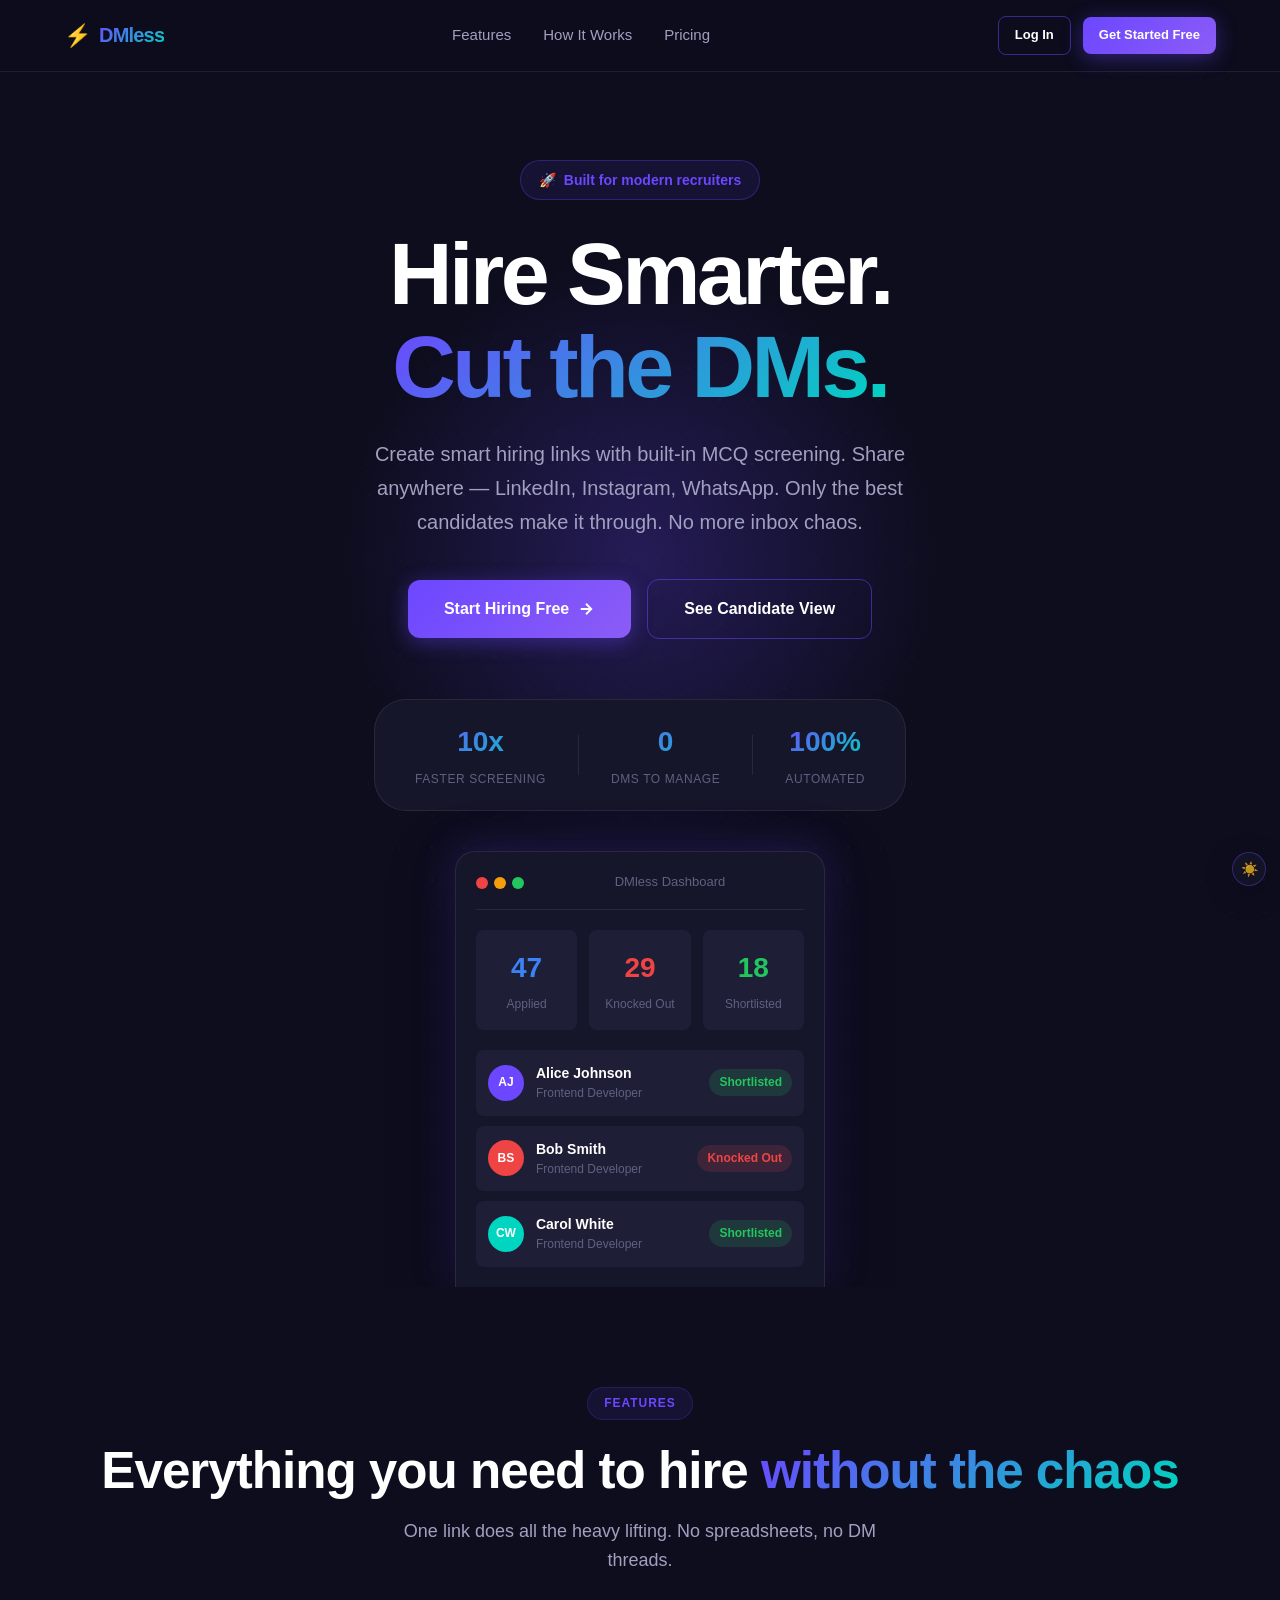
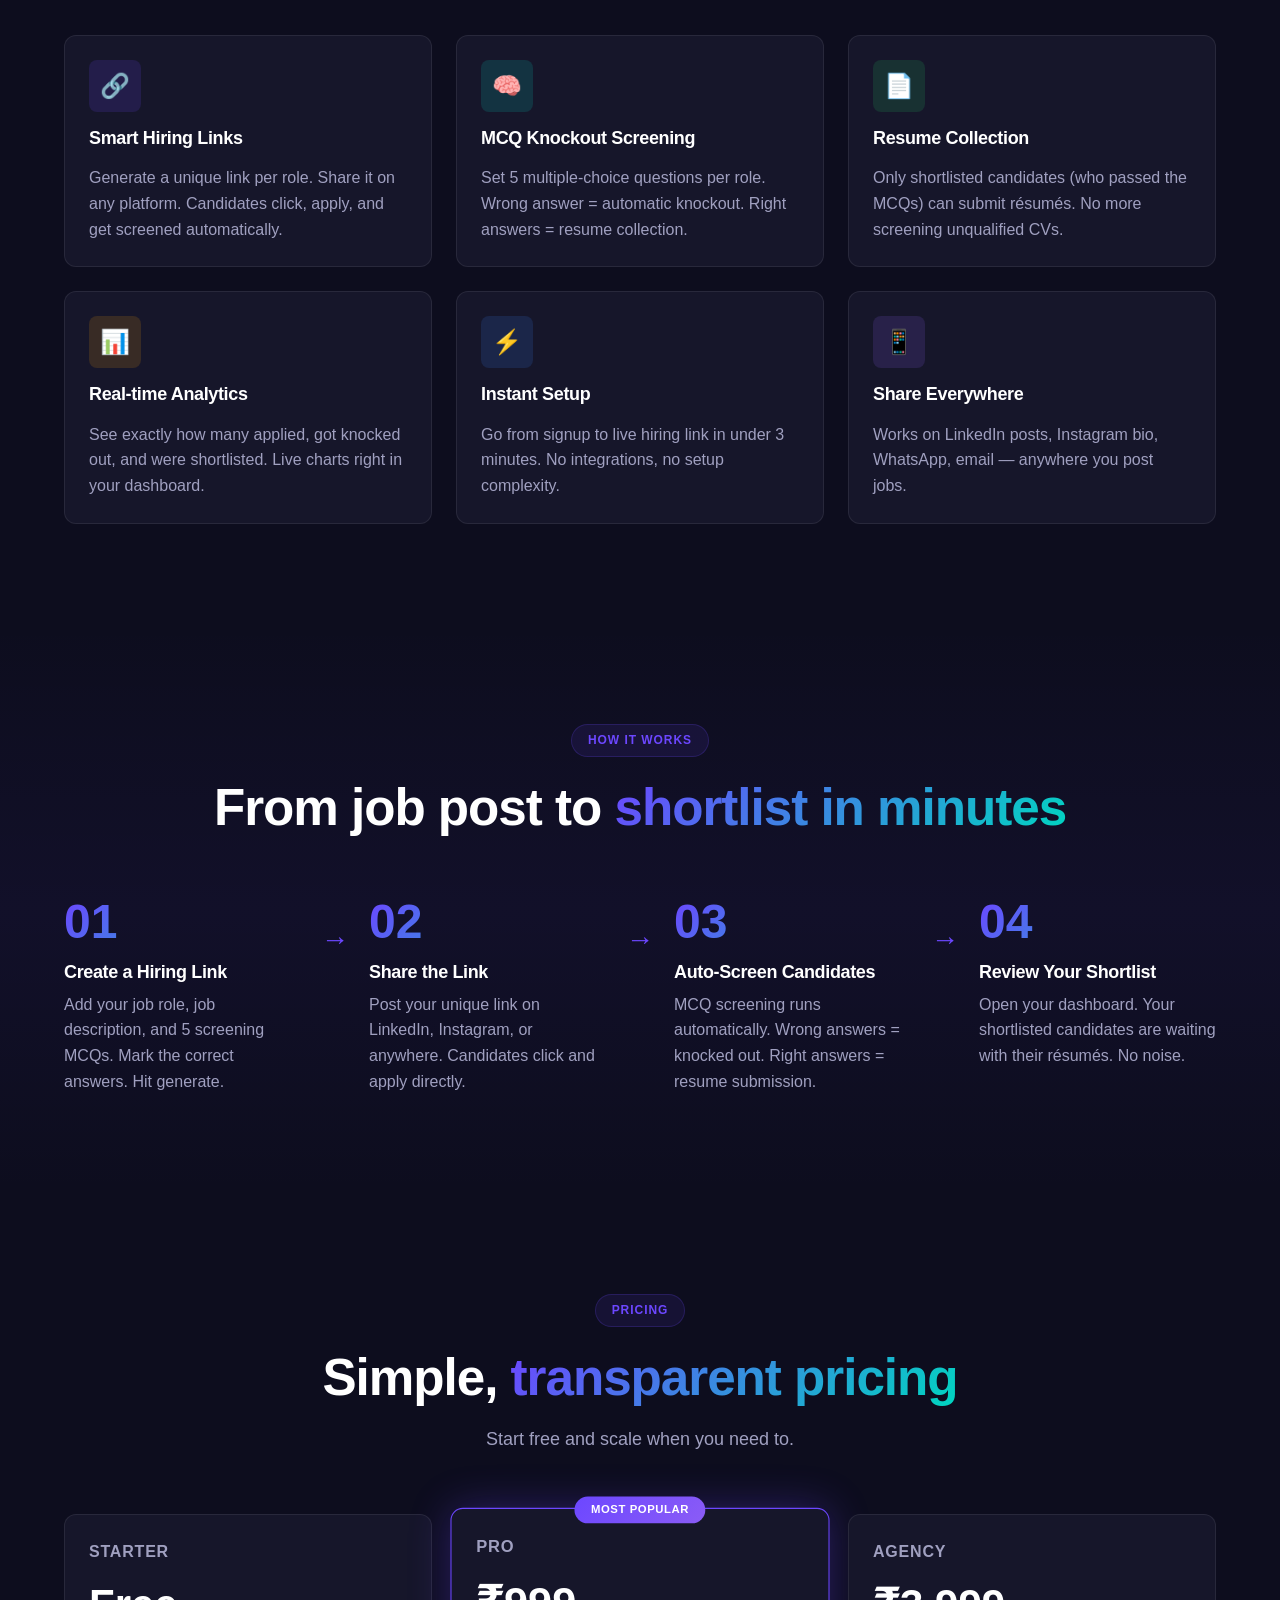
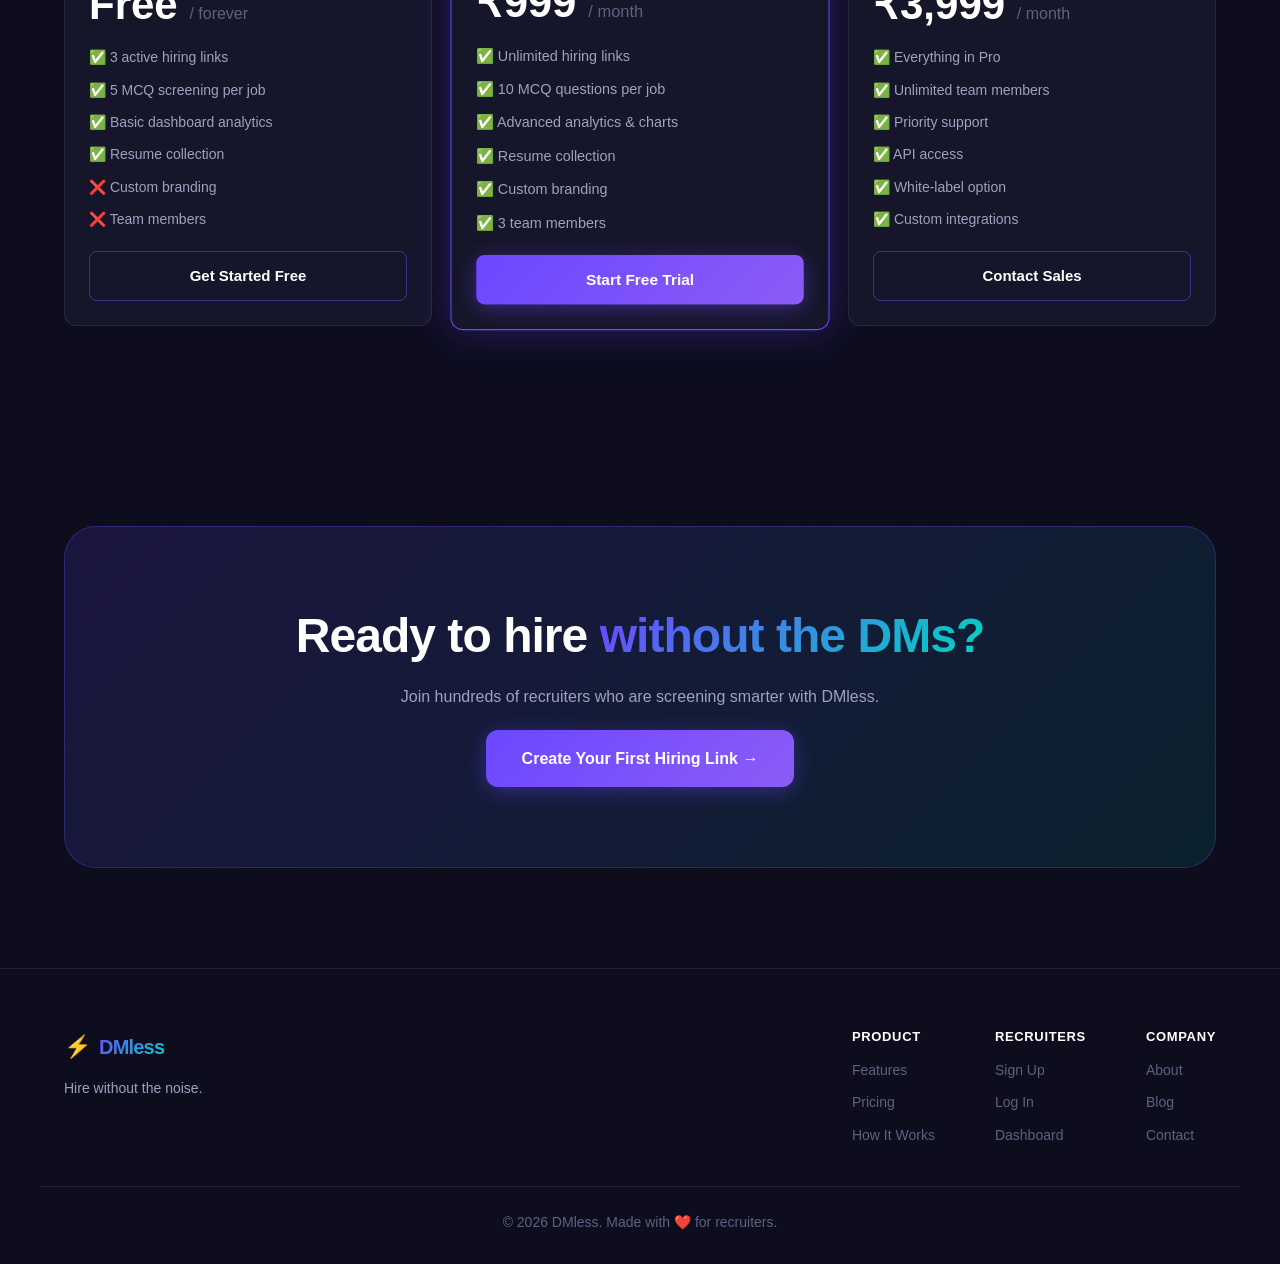
<file: index.html>
﻿<!DOCTYPE html>
<html lang="en">
<head>
  <meta charset="UTF-8" />
  <meta name="viewport" content="width=device-width, initial-scale=1.0" />
  <title>DMless – Hire Without the Noise</title>
  <link rel="stylesheet" href="css/global.css" />
  <link rel="stylesheet" href="css/landing.css" />
</head>
<body>

  <!-- ============================================================
       NAVBAR
       ============================================================ -->
  <nav class="navbar">
    <div class="container nav-inner">
      <a href="index.html" class="logo">
        <span class="logo-icon">⚡</span>
        <span class="logo-text">DMless</span>
      </a>
      <div class="nav-links">
        <a href="#features">Features</a>
        <a href="#how-it-works">How It Works</a>
        <a href="#pricing">Pricing</a>
      </div>
      <div class="nav-actions">
        <a href="login.html" class="btn btn-secondary btn-sm">Log In</a>
        <a href="signup.html" class="btn btn-primary btn-sm">Get Started Free</a>
      </div>
    </div>
  </nav>

  <!-- ============================================================
       HERO SECTION
       The first thing visitors see
       ============================================================ -->
  <section class="hero">
    <div class="hero-bg">
      <div class="hero-glow"></div>
      <div class="hero-grid"></div>
    </div>
    <div class="container hero-content">
      <div class="hero-badge">
        <span>🚀</span> Built for modern recruiters
      </div>
      <h1 class="hero-title">
        Hire Smarter.<br />
        <span class="text-gradient">Cut the DMs.</span>
      </h1>
      <p class="hero-subtitle">
        Create smart hiring links with built-in MCQ screening. Share anywhere — LinkedIn, Instagram, WhatsApp. 
        Only the best candidates make it through. No more inbox chaos.
      </p>
      <div class="hero-cta">
        <a href="signup.html" class="btn btn-primary btn-lg">
          Start Hiring Free
          <svg width="18" height="18" viewBox="0 0 24 24" fill="none" stroke="currentColor" stroke-width="2.5"><path d="M5 12h14M12 5l7 7-7 7"/></svg>
        </a>
        <a href="candidate.html?demo=true" class="btn btn-secondary btn-lg">
          See Candidate View
        </a>
      </div>
      <div class="hero-stats">
        <div class="stat">
          <span class="stat-num">10x</span>
          <span class="stat-label">Faster screening</span>
        </div>
        <div class="stat-divider"></div>
        <div class="stat">
          <span class="stat-num">0</span>
          <span class="stat-label">DMs to manage</span>
        </div>
        <div class="stat-divider"></div>
        <div class="stat">
          <span class="stat-num">100%</span>
          <span class="stat-label">Automated</span>
        </div>
      </div>
    </div>
    <!-- Hero mockup / visual -->
    <div class="container hero-visual">
      <div class="mockup-card">
        <div class="mockup-header">
          <div class="mockup-dots">
            <span></span><span></span><span></span>
          </div>
          <span class="mockup-title">DMless Dashboard</span>
        </div>
        <div class="mockup-stats">
          <div class="mockup-stat-item">
            <div class="mockup-stat-num" style="color: var(--info);">47</div>
            <div class="mockup-stat-label">Applied</div>
          </div>
          <div class="mockup-stat-item">
            <div class="mockup-stat-num" style="color: var(--danger);">29</div>
            <div class="mockup-stat-label">Knocked Out</div>
          </div>
          <div class="mockup-stat-item">
            <div class="mockup-stat-num" style="color: var(--success);">18</div>
            <div class="mockup-stat-label">Shortlisted</div>
          </div>
        </div>
        <div class="mockup-list">
          <div class="mockup-row">
            <span class="mockup-avatar" style="background:#6C47FF">AJ</span>
            <div class="mockup-info"><strong>Alice Johnson</strong><small>Frontend Developer</small></div>
            <span class="badge badge-success">Shortlisted</span>
          </div>
          <div class="mockup-row">
            <span class="mockup-avatar" style="background:#ef4444">BS</span>
            <div class="mockup-info"><strong>Bob Smith</strong><small>Frontend Developer</small></div>
            <span class="badge badge-danger">Knocked Out</span>
          </div>
          <div class="mockup-row">
            <span class="mockup-avatar" style="background:#00D5C0">CW</span>
            <div class="mockup-info"><strong>Carol White</strong><small>Frontend Developer</small></div>
            <span class="badge badge-success">Shortlisted</span>
          </div>
        </div>
      </div>
    </div>
  </section>

  <!-- ============================================================
       FEATURES SECTION
       ============================================================ -->
  <section class="features section" id="features">
    <div class="container">
      <div class="section-header text-center">
        <div class="section-tag">Features</div>
        <h2>Everything you need to hire <span class="text-gradient">without the chaos</span></h2>
        <p>One link does all the heavy lifting. No spreadsheets, no DM threads.</p>
      </div>
      <div class="features-grid">
        <div class="feature-card card">
          <div class="feature-icon" style="background: rgba(108,71,255,0.15); color: var(--primary);">🔗</div>
          <h3>Smart Hiring Links</h3>
          <p>Generate a unique link per role. Share it on any platform. Candidates click, apply, and get screened automatically.</p>
        </div>
        <div class="feature-card card">
          <div class="feature-icon" style="background: rgba(0,213,192,0.15); color: var(--accent);">🧠</div>
          <h3>MCQ Knockout Screening</h3>
          <p>Set 5 multiple-choice questions per role. Wrong answer = automatic knockout. Right answers = resume collection.</p>
        </div>
        <div class="feature-card card">
          <div class="feature-icon" style="background: rgba(34,197,94,0.15); color: var(--success);">📄</div>
          <h3>Resume Collection</h3>
          <p>Only shortlisted candidates (who passed the MCQs) can submit résumés. No more screening unqualified CVs.</p>
        </div>
        <div class="feature-card card">
          <div class="feature-icon" style="background: rgba(245,158,11,0.15); color: var(--warning);">📊</div>
          <h3>Real-time Analytics</h3>
          <p>See exactly how many applied, got knocked out, and were shortlisted. Live charts right in your dashboard.</p>
        </div>
        <div class="feature-card card">
          <div class="feature-icon" style="background: rgba(59,130,246,0.15); color: var(--info);">⚡</div>
          <h3>Instant Setup</h3>
          <p>Go from signup to live hiring link in under 3 minutes. No integrations, no setup complexity.</p>
        </div>
        <div class="feature-card card">
          <div class="feature-icon" style="background: rgba(139,92,246,0.15); color: #8B5CF6">📱</div>
          <h3>Share Everywhere</h3>
          <p>Works on LinkedIn posts, Instagram bio, WhatsApp, email — anywhere you post jobs.</p>
        </div>
      </div>
    </div>
  </section>

  <!-- ============================================================
       HOW IT WORKS SECTION
       ============================================================ -->
  <section class="how-it-works section" id="how-it-works">
    <div class="container">
      <div class="section-header text-center">
        <div class="section-tag">How It Works</div>
        <h2>From job post to <span class="text-gradient">shortlist in minutes</span></h2>
      </div>
      <div class="steps">
        <div class="step">
          <div class="step-num">01</div>
          <div class="step-content">
            <h3>Create a Hiring Link</h3>
            <p>Add your job role, job description, and 5 screening MCQs. Mark the correct answers. Hit generate.</p>
          </div>
        </div>
        <div class="step-arrow">→</div>
        <div class="step">
          <div class="step-num">02</div>
          <div class="step-content">
            <h3>Share the Link</h3>
            <p>Post your unique link on LinkedIn, Instagram, or anywhere. Candidates click and apply directly.</p>
          </div>
        </div>
        <div class="step-arrow">→</div>
        <div class="step">
          <div class="step-num">03</div>
          <div class="step-content">
            <h3>Auto-Screen Candidates</h3>
            <p>MCQ screening runs automatically. Wrong answers = knocked out. Right answers = resume submission.</p>
          </div>
        </div>
        <div class="step-arrow">→</div>
        <div class="step">
          <div class="step-num">04</div>
          <div class="step-content">
            <h3>Review Your Shortlist</h3>
            <p>Open your dashboard. Your shortlisted candidates are waiting with their résumés. No noise.</p>
          </div>
        </div>
      </div>
    </div>
  </section>

  <!-- ============================================================
       PRICING SECTION
       ============================================================ -->
  <section class="pricing section" id="pricing">
    <div class="container">
      <div class="section-header text-center">
        <div class="section-tag">Pricing</div>
        <h2>Simple, <span class="text-gradient">transparent pricing</span></h2>
        <p>Start free and scale when you need to.</p>
      </div>
      <div class="pricing-grid">
        <div class="pricing-card card">
          <div class="plan-name">Starter</div>
          <div class="plan-price">Free <span>/ forever</span></div>
          <ul class="plan-features">
            <li>✅ 3 active hiring links</li>
            <li>✅ 5 MCQ screening per job</li>
            <li>✅ Basic dashboard analytics</li>
            <li>✅ Resume collection</li>
            <li>❌ Custom branding</li>
            <li>❌ Team members</li>
          </ul>
          <a href="signup.html" class="btn btn-secondary" style="width:100%; justify-content:center;">Get Started Free</a>
        </div>
        <div class="pricing-card card featured-plan">
          <div class="plan-badge">Most Popular</div>
          <div class="plan-name">Pro</div>
          <div class="plan-price">₹999 <span>/ month</span></div>
          <ul class="plan-features">
            <li>✅ Unlimited hiring links</li>
            <li>✅ 10 MCQ questions per job</li>
            <li>✅ Advanced analytics & charts</li>
            <li>✅ Resume collection</li>
            <li>✅ Custom branding</li>
            <li>✅ 3 team members</li>
          </ul>
          <a href="signup.html" class="btn btn-primary" style="width:100%; justify-content:center;">Start Free Trial</a>
        </div>
        <div class="pricing-card card">
          <div class="plan-name">Agency</div>
          <div class="plan-price">₹3,999 <span>/ month</span></div>
          <ul class="plan-features">
            <li>✅ Everything in Pro</li>
            <li>✅ Unlimited team members</li>
            <li>✅ Priority support</li>
            <li>✅ API access</li>
            <li>✅ White-label option</li>
            <li>✅ Custom integrations</li>
          </ul>
          <a href="signup.html" class="btn btn-secondary" style="width:100%; justify-content:center;">Contact Sales</a>
        </div>
      </div>
    </div>
  </section>

  <!-- ============================================================
       CTA SECTION
       Final push to sign up
       ============================================================ -->
  <section class="cta-section section">
    <div class="container">
      <div class="cta-inner">
        <h2>Ready to hire <span class="text-gradient">without the DMs?</span></h2>
        <p>Join hundreds of recruiters who are screening smarter with DMless.</p>
        <a href="signup.html" class="btn btn-primary btn-lg">Create Your First Hiring Link →</a>
      </div>
    </div>
  </section>

  <!-- ============================================================
       FOOTER
       ============================================================ -->
  <footer class="footer">
    <div class="container footer-inner">
      <div class="footer-brand">
        <a href="index.html" class="logo">
          <span class="logo-icon">⚡</span>
          <span class="logo-text">DMless</span>
        </a>
        <p>Hire without the noise.</p>
      </div>
      <div class="footer-links">
        <div class="footer-col">
          <h4>Product</h4>
          <a href="#features">Features</a>
          <a href="#pricing">Pricing</a>
          <a href="#how-it-works">How It Works</a>
        </div>
        <div class="footer-col">
          <h4>Recruiters</h4>
          <a href="signup.html">Sign Up</a>
          <a href="login.html">Log In</a>
          <a href="dashboard.html">Dashboard</a>
        </div>
        <div class="footer-col">
          <h4>Company</h4>
          <a href="#">About</a>
          <a href="#">Blog</a>
          <a href="#">Contact</a>
        </div>
      </div>
    </div>
    <div class="container footer-bottom">
      <p>© 2026 DMless. Made with ❤️ for recruiters.</p>
    </div>
  </footer>

  <script src="js/utils.js"></script>
  <script>
    // If already logged in, change nav button to Dashboard
    window.addEventListener('DOMContentLoaded', () => {
      const user = getCurrentUser();
      if (user) {
        const actionsDiv = document.querySelector('.nav-actions');
        actionsDiv.innerHTML = `
          <span style="color:var(--text-secondary);font-size:14px">Hi, ${user.name.split(' ')[0]}</span>
          <a href="dashboard.html" class="btn btn-primary btn-sm">Dashboard →</a>
        `;
      }
    });
  </script>
</body>
</html>
</file>
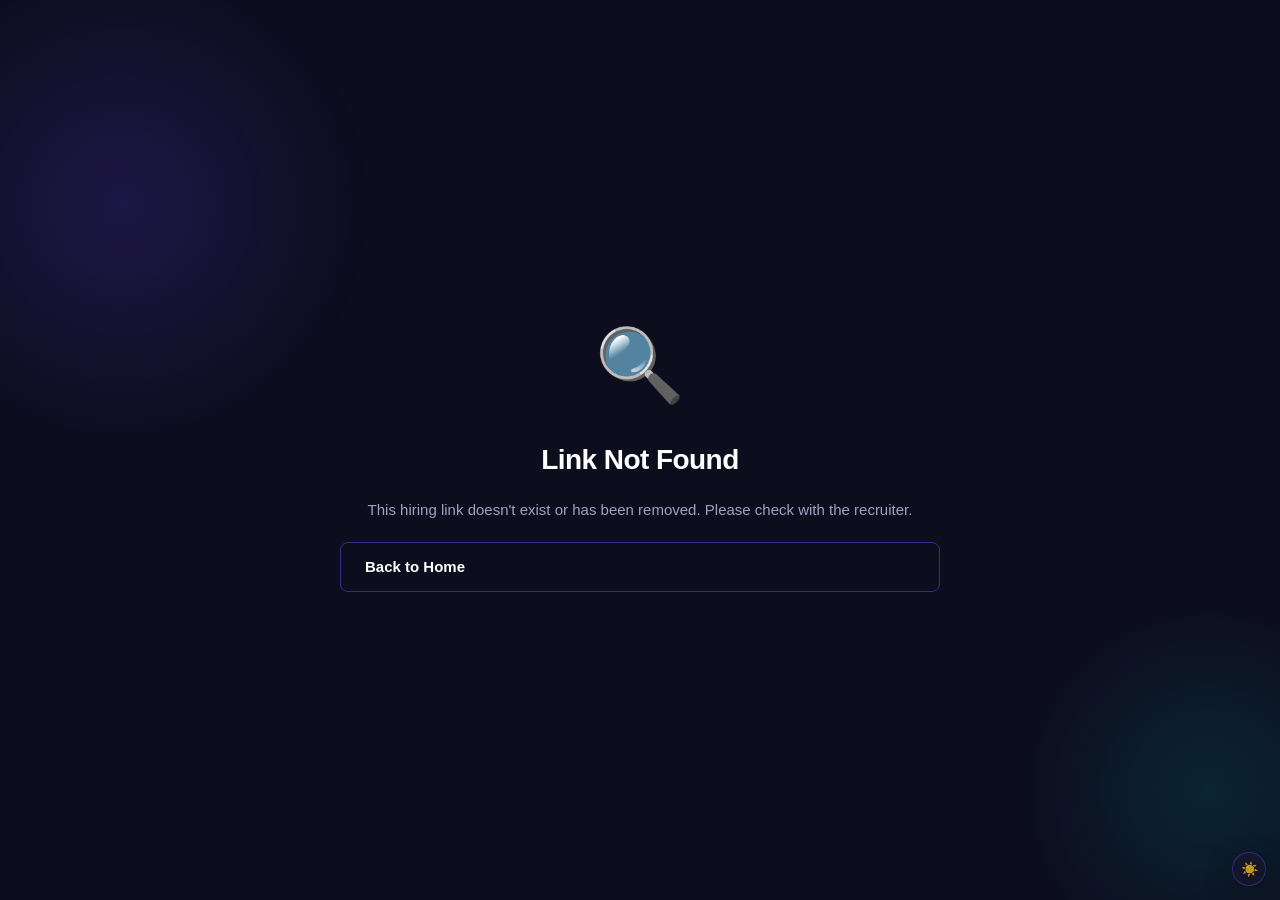
<file: candidate.html>
<!DOCTYPE html>
<html lang="en">
<head>
  <meta charset="UTF-8" />
  <meta name="viewport" content="width=device-width, initial-scale=1.0" />
  <title>Apply – DMless</title>
  <link rel="stylesheet" href="css/global.css" />
  <link rel="stylesheet" href="css/candidate.css" />
</head>
<body class="candidate-page">

  <!-- Subtle background -->
  <div class="candidate-bg">
    <div class="candidate-glow-1"></div>
    <div class="candidate-glow-2"></div>
  </div>

  <!-- ============================================================
       MAIN WRAPPER – all views appear here
       JavaScript shows/hides them as the candidate progresses
       ============================================================ -->
  <div class="candidate-wrapper">

    <!-- ===== VIEW 1: Loading (while we fetch the job data) ===== -->
    <div id="view-loading" class="candidate-view">
      <div class="loading-spinner"></div>
      <p>Loading your application...</p>
    </div>

    <!-- ===== VIEW 2: Error (link not found / invalid) ===== -->
    <div id="view-error" class="candidate-view hidden">
      <div class="result-icon">🔍</div>
      <h2>Link Not Found</h2>
      <p>This hiring link doesn't exist or has been removed. Please check with the recruiter.</p>
      <a href="index.html" class="btn btn-secondary">Back to Home</a>
    </div>

    <!-- ===== VIEW 3: Welcome / Job Details ===== -->
    <div id="view-welcome" class="candidate-view hidden">
      <div class="candidate-header">
        <div class="candidate-logo">
          <span>⚡</span>DMless
        </div>
        <span class="badge badge-purple">Now Hiring</span>
      </div>

      <div class="job-card">
        <h1 id="job-title" class="job-title"></h1>
        <div class="job-meta" id="job-company-info">
          <span>📋 5 screening questions</span>
          <span>⏱ Takes ~3 minutes</span>
          <span>📄 Resume required (if you pass)</span>
        </div>
        <div class="divider">Job Description</div>
        <div id="job-description-text" class="job-description"></div>
      </div>

      <div class="info-box">
        <div class="info-box-title">📝 How this works</div>
        <ol class="info-steps">
          <li>Fill in your name and email</li>
          <li>Answer 5 multiple-choice screening questions</li>
          <li>If you pass, upload your résumé</li>
          <li>The recruiter will reach out if you're a match</li>
        </ol>
      </div>

      <!-- Candidate Info Form -->
      <div class="candidate-form-card card">
        <h3>Your Details</h3>
        <div id="welcome-form-message"></div>
        <div class="form-group">
          <label for="candidate-name">Full Name *</label>
          <input type="text" id="candidate-name" placeholder="Jane Smith" required />
        </div>
        <div class="form-group">
          <label for="candidate-email">Email Address *</label>
          <input type="email" id="candidate-email" placeholder="jane@gmail.com" required />
        </div>
        <button class="btn btn-primary btn-lg" style="width:100%" onclick="startQuiz()">
          Start Application →
        </button>
      </div>

      <div class="powered-by">Powered by <strong>DMless</strong> ⚡</div>
    </div>

    <!-- ===== VIEW 4: MCQ Quiz ===== -->
    <div id="view-quiz" class="candidate-view hidden">
      <div class="candidate-header">
        <div class="candidate-logo"><span>⚡</span>DMless</div>
        <div class="quiz-progress-wrap">
          <span id="quiz-progress-text" class="quiz-progress-label">Question 1 of 5</span>
          <div class="quiz-progress-bar-track">
            <div class="quiz-progress-bar-fill" id="quiz-progress-bar" style="width:0%"></div>
          </div>
        </div>
      </div>

      <div class="quiz-card card">
        <!-- Question number pill -->
        <div class="quiz-q-num" id="quiz-q-num">Q1</div>
        <!-- Question text -->
        <div class="quiz-q-text" id="quiz-q-text"></div>
        <!-- Answer options -->
        <div class="quiz-options" id="quiz-options"></div>
        <!-- Feedback message (after selecting) -->
        <div id="quiz-feedback" class="quiz-feedback hidden"></div>
        <!-- Next button -->
        <button class="btn btn-primary" id="quiz-next-btn" style="width:100%;margin-top:20px;display:none" onclick="nextQuestion()">
          Next Question →
        </button>
      </div>

      <div class="powered-by">Powered by <strong>DMless</strong> ⚡</div>
    </div>

    <!-- ===== VIEW 5: Knocked Out ===== -->
    <div id="view-knocked-out" class="candidate-view hidden">
      <div class="result-icon">😔</div>
      <h2>Better luck next time!</h2>
      <p>Your answer didn't match what we were looking for at this time.</p>
      <p style="margin-top: 8px;">We appreciate your interest and encourage you to keep building your skills and apply for future roles.</p>
      <div class="result-card card" style="margin-top:24px">
        <p style="color:var(--text-muted);font-size:13px">
          This application was automatically screened by <strong style="color:var(--text-primary)">DMless</strong>. 
          The recruiter has been notified.
        </p>
      </div>
    </div>

    <!-- ===== VIEW 6: Resume Upload ===== -->
    <div id="view-resume" class="candidate-view hidden">
      <div class="result-icon">🎉</div>
      <h2>You passed the screening!</h2>
      <p>Great job! Now upload your résumé to complete your application.</p>

      <div class="resume-upload-card card">
        <div id="resume-form-message"></div>

        <!-- Drag & Drop zone -->
        <div class="upload-zone" id="upload-zone">
          <div class="upload-zone-icon">📎</div>
          <div class="upload-zone-text">
            <strong>Drag & drop your résumé here</strong><br/>
            <span>or click to browse</span>
          </div>
          <input type="file" id="resume-file" accept=".pdf,.doc,.docx" style="display:none" onchange="handleFileSelect()" />
        </div>

        <!-- Selected file display -->
        <div id="file-selected" class="file-selected hidden">
          <span class="file-icon">📄</span>
          <span id="file-name-display"></span>
          <button class="btn btn-secondary btn-sm" onclick="clearFile()">Remove</button>
        </div>

        <p class="upload-hint">Accepted: PDF, DOC, DOCX • Max 5MB</p>

        <button class="btn btn-primary btn-lg" style="width:100%;margin-top:8px" onclick="submitResume()">
          Submit Application ✅
        </button>
      </div>

      <div class="powered-by">Powered by <strong>DMless</strong> ⚡</div>
    </div>

    <!-- ===== VIEW 7: All Done! ===== -->
    <div id="view-done" class="candidate-view hidden">
      <div class="result-icon done-icon">✅</div>
      <h2 id="done-heading">Application Submitted!</h2>
      <p id="done-subtext">Thank you, <strong id="done-name" style="color:var(--text-primary)"></strong>! Your application has been received.</p>
      <p id="done-subtext2" style="margin-top:8px">The recruiter will review your profile and résumé. If you're a strong fit, they'll reach out to you directly.</p>
      <div class="result-card card" id="done-summary" style="margin-top:24px">
        <!-- Summary inserted by JS -->
      </div>

      <!-- Live status notification — updated by JS -->
      <div style="margin-top:16px;width:100%;max-width:480px;margin-left:auto;margin-right:auto;text-align:center">
        <div id="status-notification" style="margin-bottom:12px;text-align:left">
          <!-- Status inserted by JS -->
        </div>
        <button class="btn btn-secondary btn-sm" onclick="checkCandidateStatus()" style="width:100%;display:block;margin:0 auto">
          🔄 Refresh Status
        </button>
      </div>

      <p style="color:var(--text-muted);font-size:13px;margin-top:16px">
        Powered by <strong style="color:var(--text-primary)">DMless ⚡</strong> — Hire Without the Noise
      </p>
    </div>

  </div>

  <script src="js/utils.js"></script>
  <script src="js/candidate.js"></script>
</body>
</html>
</file>
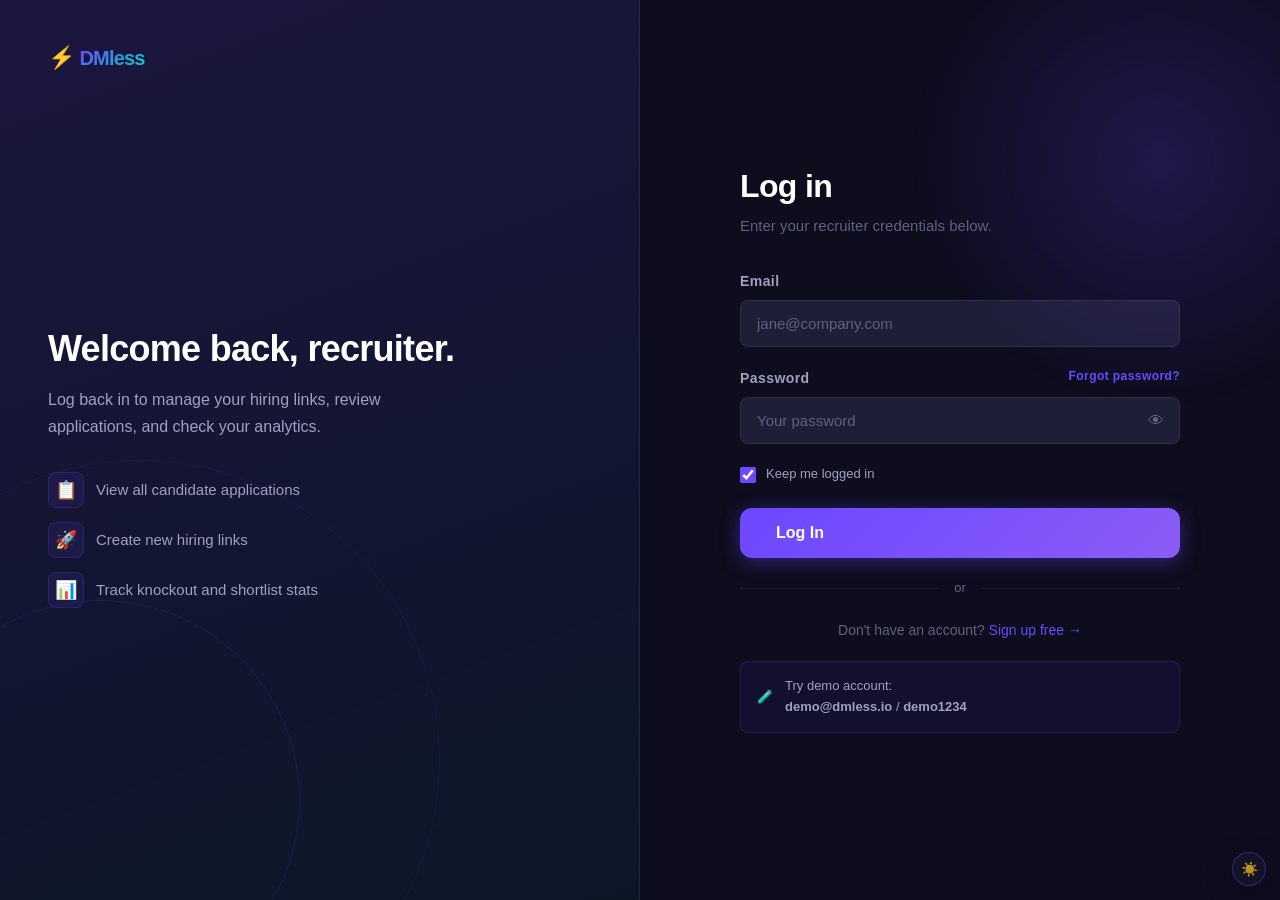
<file: create-link.html>
﻿<!DOCTYPE html>
<html lang="en">
<head>
  <meta charset="UTF-8" />
  <meta name="viewport" content="width=device-width, initial-scale=1.0" />
  <title>Create Hiring Link – DMless</title>
  <link rel="stylesheet" href="css/global.css" />
  <link rel="stylesheet" href="css/dashboard.css" />
  <link rel="stylesheet" href="css/create-link.css" />
</head>
<body class="app-layout">

  <!-- Sidebar -->
  <aside class="sidebar" id="sidebar">
    <div class="sidebar-top">
      <a href="index.html" class="logo">
        <span class="logo-icon">⚡</span>
        <span class="logo-text">DMless</span>
      </a>
    </div>
    <nav class="sidebar-nav">
      <a href="dashboard.html" class="nav-item">
        <span class="nav-icon">📊</span><span>Dashboard</span>
      </a>
      <a href="create-link.html" class="nav-item active">
        <span class="nav-icon">🔗</span><span>Create Hiring Link</span>
      </a>
    </nav>
    <div class="sidebar-bottom">
      <div class="user-info" id="user-info"></div>
      <button class="btn btn-secondary btn-sm" style="width:100%" onclick="logout()">Sign Out</button>
    </div>
  </aside>

  <!-- Mobile topbar -->
  <div class="mobile-topbar">
    <a href="index.html" class="logo">
      <span class="logo-icon">⚡</span>
      <span class="logo-text">DMless</span>
    </a>
    <button class="menu-toggle" id="menu-toggle">☰</button>
  </div>

  <!-- Main Content -->
  <main class="main-content">

    <!-- Step 1: Create form -->
    <div id="create-form-view">
      <div class="page-header">
        <div>
          <h1>Create a Hiring Link</h1>
          <p>Fill in the job details and set 5 screening questions. Candidates who answer wrong get knocked out.</p>
        </div>
        <a href="dashboard.html" class="btn btn-secondary">← Back to Dashboard</a>
      </div>

      <!-- Progress Indicator -->
      <div class="progress-steps">
        <div class="progress-step active" id="step-indicator-1">
          <div class="step-circle">1</div>
          <span>Job Details</span>
        </div>
        <div class="progress-connector"></div>
        <div class="progress-step" id="step-indicator-2">
          <div class="step-circle">2</div>
          <span>MCQ Questions</span>
        </div>
        <div class="progress-connector"></div>
        <div class="progress-step" id="step-indicator-3">
          <div class="step-circle">3</div>
          <span>Review & Generate</span>
        </div>
      </div>

      <form id="create-link-form" novalidate>

        <!-- ===== STEP 1: Job Details ===== -->
        <div id="step-1" class="form-step">
          <div class="card step-card">
            <div class="step-card-header">
              <h2>Step 1: Job Details</h2>
              <p>Describe the role you're hiring for.</p>
            </div>

            <div class="form-group">
              <label for="job-role">Job Role / Title *</label>
              <input type="text" id="job-role" placeholder="e.g. Frontend Developer, Marketing Manager..." required />
            </div>

            <div class="form-group">
              <label for="job-description">Job Description *</label>
              <textarea id="job-description" 
                        placeholder="Describe the role, responsibilities, requirements, and what you're looking for in a candidate..." 
                        rows="8" required></textarea>
              <small style="color:var(--text-muted);font-size:12px">This will be shown to candidates on their application page.</small>
            </div>

            <div class="step-actions">
              <button type="button" class="btn btn-primary" onclick="goToStep(2)">
                Next: Set Screening Questions →
              </button>
            </div>
          </div>
        </div>

        <!-- ===== STEP 2: MCQ Questions ===== -->
        <div id="step-2" class="form-step hidden">
          <div class="card step-card">
            <div class="step-card-header">
              <h2>Step 2: Screening Questions</h2>
              <p>
                Create <strong>5 multiple-choice questions</strong>. 
                For each question, pick which option is the correct answer. 
                Candidates who select a wrong answer get knocked out immediately.
              </p>
            </div>

            <!-- Questions will be built by JS -->
            <div id="questions-container"></div>

            <div class="step-actions">
              <button type="button" class="btn btn-secondary" onclick="goToStep(1)">← Back</button>
              <button type="button" class="btn btn-primary"   onclick="goToStep(3)">Next: Review →</button>
            </div>
          </div>
        </div>

        <!-- ===== STEP 3: Review & Generate ===== -->
        <div id="step-3" class="form-step hidden">
          <div class="card step-card">
            <div class="step-card-header">
              <h2>Step 3: Review & Generate</h2>
              <p>Double-check everything before generating your hiring link.</p>
            </div>

            <!-- Review summary -->
            <div id="review-summary"></div>

            <div id="form-message"></div>

            <div class="step-actions">
              <button type="button" class="btn btn-secondary" onclick="goToStep(2)">← Back</button>
              <button type="submit" class="btn btn-primary btn-lg" id="generate-btn">
                ⚡ Generate Hiring Link
              </button>
            </div>
          </div>
        </div>

      </form>
    </div>

    <!-- Step 4: Success! Show the generated link -->
    <div id="success-view" class="hidden">
      <div class="success-container">
        <div class="success-icon">🎉</div>
        <h1>Your Hiring Link is Live!</h1>
        <p>Share this link on LinkedIn, Instagram, WhatsApp, or anywhere you post about the role.</p>

        <div class="generated-link-box">
          <span id="generated-link-url" class="generated-link-text"></span>
          <button class="btn btn-accent btn-sm" onclick="copyGeneratedLink()">Copy Link</button>
        </div>

        <div class="success-preview-card card">
          <strong>Role:</strong> <span id="success-role"></span><br/>
          <strong>Questions:</strong> 5 MCQ knockout questions<br/>
          <strong>Status:</strong> <span class="badge badge-success">Active</span>
        </div>

        <div class="success-actions">
          <button class="btn btn-secondary" onclick="openCandidatePreview()">👁 Preview Candidate Page</button>
          <a href="dashboard.html" class="btn btn-primary">Go to Dashboard →</a>
        </div>
      </div>
    </div>

  </main>

  <script src="js/utils.js"></script>
  <script src="js/create-link.js"></script>
</body>
</html>
</file>
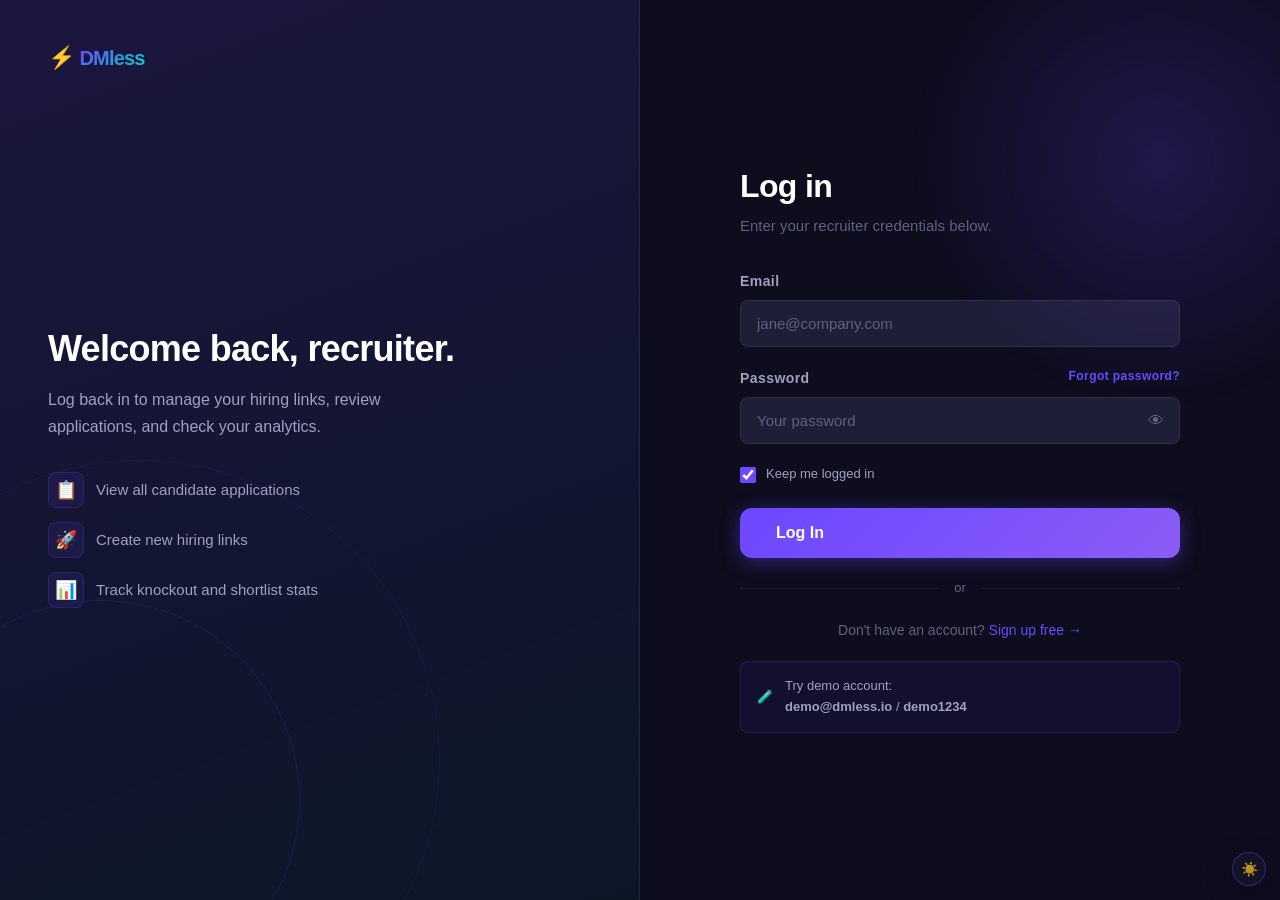
<file: dashboard.html>
﻿<!DOCTYPE html>
<html lang="en">
<head>
  <meta charset="UTF-8" />
  <meta name="viewport" content="width=device-width, initial-scale=1.0" />
  <title>Dashboard – DMless</title>
  <link rel="stylesheet" href="css/global.css" />
  <link rel="stylesheet" href="css/dashboard.css" />
</head>
<body class="app-layout">

  <!-- ============================================================
       SIDEBAR NAVIGATION
       The left panel that stays visible at all times
       ============================================================ -->
  <aside class="sidebar" id="sidebar">
    <div class="sidebar-top">
      <a href="index.html" class="logo">
        <span class="logo-icon">⚡</span>
        <span class="logo-text">DMless</span>
      </a>
    </div>

    <nav class="sidebar-nav">
      <a href="dashboard.html" class="nav-item active">
        <span class="nav-icon">📊</span>
        <span>Dashboard</span>
      </a>
      <a href="create-link.html" class="nav-item">
        <span class="nav-icon">🔗</span>
        <span>Create Hiring Link</span>
      </a>
      <a href="#" class="nav-item" onclick="showSection('applications')">
        <span class="nav-icon">👥</span>
        <span>Applications</span>
      </a>
      <a href="#" class="nav-item" onclick="showSection('analytics')">
        <span class="nav-icon">📈</span>
        <span>Analytics</span>
      </a>
    </nav>

    <div class="sidebar-bottom">
      <button class="notif-bell-btn" id="notif-bell-btn" onclick="toggleNotifPanel()" title="Notifications">
        🔔 Notifications
        <span id="notif-badge" class="notif-badge hidden">0</span>
      </button>
      <div class="user-info" id="user-info">
        <!-- Populated by JS -->
      </div>
      <button class="btn btn-secondary btn-sm" style="width:100%" onclick="logout()">
        Sign Out
      </button>
    </div>
  </aside>

  <!-- Mobile top bar -->
  <div class="mobile-topbar">
    <a href="index.html" class="logo">
      <span class="logo-icon">⚡</span>
      <span class="logo-text">DMless</span>
    </a>
    <div style="display:flex;align-items:center;gap:8px">
      <button class="notif-bell-mobile" onclick="toggleNotifPanel()" title="Notifications" id="notif-bell-mobile">
        🔔 <span id="notif-badge-mobile" class="notif-badge hidden">0</span>
      </button>
      <button class="menu-toggle" id="menu-toggle">☰</button>
    </div>
  </div>

  <!-- ============================================================
       MAIN CONTENT AREA
       ============================================================ -->
  <main class="main-content">

    <!-- ---- Overview Section (default view) ---- -->
    <section id="section-overview">

      <div class="page-header">
        <div>
          <h1 id="welcome-msg">Welcome back!</h1>
          <p>Here's what's happening with your hiring pipeline today.</p>
        </div>
        <a href="create-link.html" class="btn btn-primary">
          + Create Hiring Link
        </a>
      </div>

      <!-- Stats Row -->
      <div class="stats-row" id="stats-row">
        <!-- Populated by JS -->
      </div>

      <!-- Two-column layout: links list + recent applications -->
      <div class="dashboard-grid">

        <!-- Hiring Links List -->
        <div class="card">
          <div class="card-header">
            <h3>Your Hiring Links</h3>
            <a href="create-link.html" class="btn btn-secondary btn-sm">+ New</a>
          </div>
          <div id="links-list">
            <!-- Populated by JS -->
          </div>
        </div>

        <!-- Recent Applications -->
        <div class="card">
          <div class="card-header">
            <h3>Recent Applications</h3>
            <button class="btn btn-secondary btn-sm" onclick="showSection('applications')">View All</button>
          </div>
          <div id="recent-applications">
            <!-- Populated by JS -->
          </div>
        </div>

      </div>
    </section>

    <!-- ---- Applications Section ---- -->
    <section id="section-applications" class="hidden">
      <div class="page-header">
        <div>
          <h1>All Applications</h1>
          <p>Filter and review every candidate who applied through your links.</p>
        </div>
        <button class="btn btn-secondary" onclick="exportToCSV(getCurrentUser().id)">
          📥 Export CSV
        </button>
      </div>

      <!-- Filters -->
      <div class="filters-bar">
        <select id="filter-link" class="filter-select" onchange="renderApplications()">
          <option value="">All Hiring Links</option>
        </select>
        <select id="filter-status" class="filter-select" onchange="renderApplications()">
          <option value="">All Statuses</option>
          <option value="pending_review">Pending Review</option>
          <option value="shortlisted">Shortlisted</option>
          <option value="knocked_out">Knocked Out</option>
        </select>
        <input type="text" id="filter-search" class="filter-search" placeholder="🔍 Search by name or email..." oninput="renderApplications()" />
      </div>

      <div class="card" style="padding:0;overflow:hidden;">
        <div id="applications-table">
          <!-- Populated by JS -->
        </div>
      </div>
    </section>

    <!-- ---- Analytics Section ---- -->
    <section id="section-analytics" class="hidden">
      <div class="page-header">
        <div>
          <h1>Analytics</h1>
          <p>Deep dive into your hiring funnel and screening performance.</p>
        </div>
      </div>

      <!-- Funnel Chart -->
      <div class="analytics-grid">
        <div class="card">
          <h3 style="margin-bottom:24px">Hiring Funnel</h3>
          <div id="funnel-chart" class="funnel-chart">
            <!-- Populated by JS -->
          </div>
        </div>

        <div class="card">
          <h3 style="margin-bottom:24px">Per-Job Breakdown</h3>
          <div id="per-job-chart">
            <!-- Populated by JS -->
          </div>
        </div>

        <div class="card analytics-full-width">
          <h3 style="margin-bottom:24px">Applications Over Time</h3>
          <div id="timeline-chart" class="timeline-chart">
            <!-- Populated by JS -->
          </div>
        </div>
      </div>
    </section>

  </main>

  <!-- ============================================================
       DELETE LINK CONFIRMATION MODAL
       ============================================================ -->
  <div class="modal-overlay hidden" id="delete-modal">
    <div class="modal">
      <h3>Delete Hiring Link?</h3>
      <p>This will permanently remove the link and all its applications. This action cannot be undone.</p>
      <div class="modal-actions">
        <button class="btn btn-secondary" onclick="closeDeleteModal()">Cancel</button>
        <button class="btn btn-danger" id="confirm-delete-btn">Delete</button>
      </div>
    </div>
  </div>

  <!-- Notifications Overlay & Panel -->
  <div class="notif-overlay hidden" id="notif-overlay" onclick="toggleNotifPanel()"></div>
  <div class="notif-panel hidden" id="notif-panel">
    <div class="notif-panel-header">
      <h3>🔔 Notifications</h3>
      <button class="notif-close-btn" onclick="toggleNotifPanel()">×</button>
    </div>
    <div class="notif-list" id="notif-list">
      <!-- Populated by JS -->
    </div>
  </div>

  <script src="js/utils.js"></script>
  <script src="js/dashboard.js"></script>
</body>
</html>
</file>
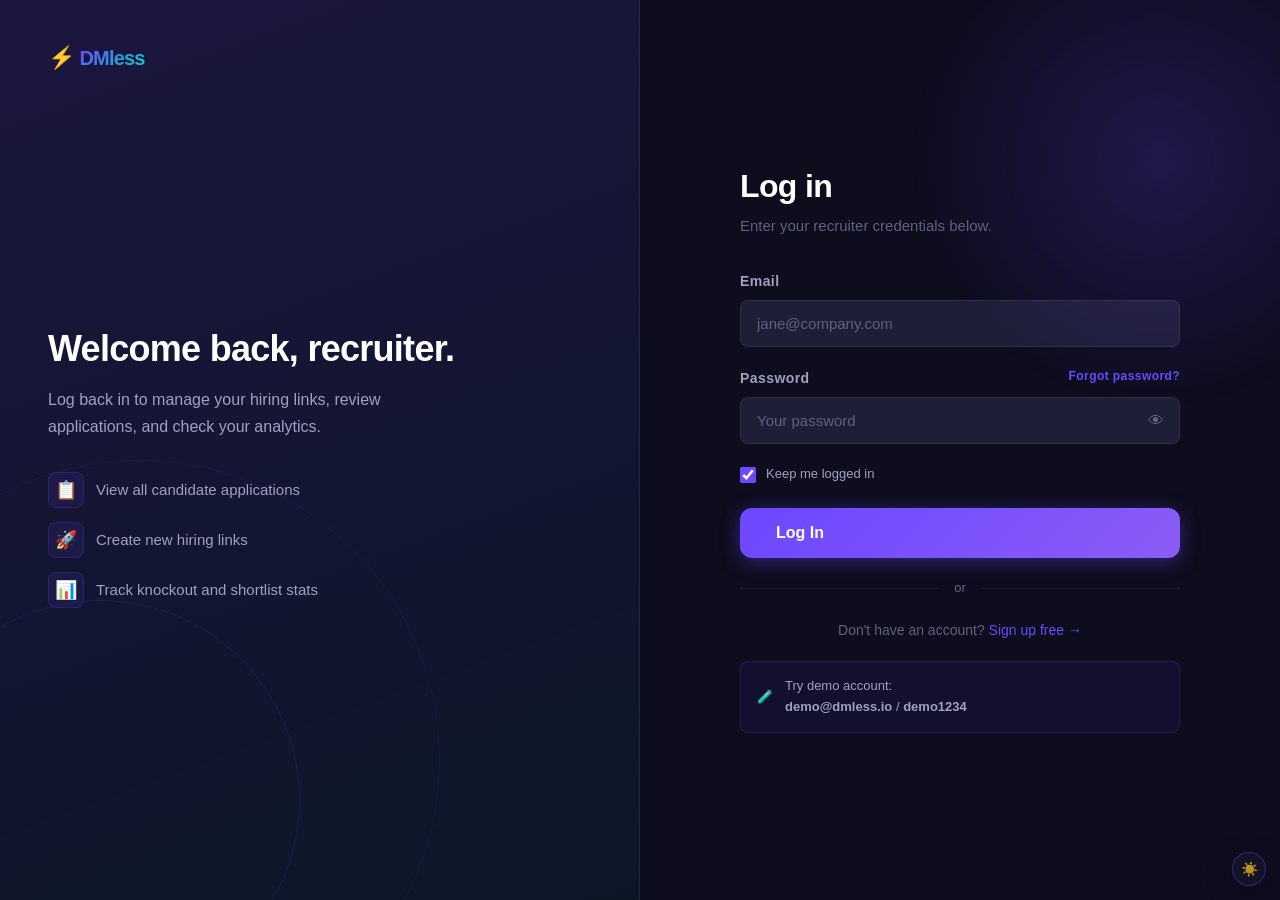
<file: login.html>
<!DOCTYPE html>
<html lang="en">
<head>
  <meta charset="UTF-8" />
  <meta name="viewport" content="width=device-width, initial-scale=1.0" />
  <title>Log In – DMless</title>
  <link rel="stylesheet" href="css/global.css" />
  <link rel="stylesheet" href="css/auth.css" />
</head>
<body class="auth-page">

  <div class="auth-bg">
    <div class="auth-glow"></div>
  </div>

  <div class="auth-wrapper">

    <!-- Left branding panel -->
    <div class="auth-panel hide-mobile">
      <a href="index.html" class="logo">
        <span class="logo-icon">⚡</span>
        <span class="logo-text">DMless</span>
      </a>
      <div class="auth-panel-content">
        <h2>Welcome back, recruiter.</h2>
        <p>Log back in to manage your hiring links, review applications, and check your analytics.</p>
        <div class="auth-panel-bullets">
          <div class="bullet">
            <span class="bullet-icon">📋</span>
            <span>View all candidate applications</span>
          </div>
          <div class="bullet">
            <span class="bullet-icon">🚀</span>
            <span>Create new hiring links</span>
          </div>
          <div class="bullet">
            <span class="bullet-icon">📊</span>
            <span>Track knockout and shortlist stats</span>
          </div>
        </div>
      </div>
    </div>

    <!-- Login form -->
    <div class="auth-form-side">
      <div class="auth-form-container">

        <a href="index.html" class="logo hide-desktop" style="display:flex;margin-bottom:32px">
          <span class="logo-icon">⚡</span>
          <span class="logo-text">DMless</span>
        </a>

        <h1 class="auth-title">Log in</h1>
        <p class="auth-subtitle">Enter your recruiter credentials below.</p>

        <div id="form-message"></div>

        <form id="login-form" novalidate>
          <div class="form-group">
            <label for="email">Email</label>
            <input type="email" id="email" placeholder="jane@company.com" required autocomplete="email" />
          </div>

          <div class="form-group">
            <label for="password">
              Password
              <a href="#" style="float:right;font-size:12px;color:var(--primary)">Forgot password?</a>
            </label>
            <div class="input-with-toggle">
              <input type="password" id="password" placeholder="Your password" required autocomplete="current-password" />
              <button type="button" class="toggle-password" onclick="togglePassword('password')">👁</button>
            </div>
          </div>

          <div class="form-check">
            <input type="checkbox" id="remember" checked />
            <label for="remember">Keep me logged in</label>
          </div>

          <button type="submit" class="btn btn-primary btn-lg" style="width:100%;" id="submit-btn">
            Log In
          </button>
        </form>

        <div class="divider">or</div>

        <p class="auth-switch">
          Don't have an account? <a href="signup.html">Sign up free →</a>
        </p>

        <!-- Demo hint -->
        <div class="demo-hint">
          <span>🧪</span>
          <div>
            <span>Try demo account:</span><br/>
            <strong>demo@dmless.io</strong> / <strong>demo1234</strong>
          </div>
        </div>

      </div>
    </div>

  </div>

  <script src="js/utils.js"></script>
  <script>
    if (getCurrentUser()) window.location.href = 'dashboard.html';

    function togglePassword(id) {
      const input = document.getElementById(id);
      input.type = input.type === 'password' ? 'text' : 'password';
    }

    function showMessage(msg, type) {
      document.getElementById('form-message').innerHTML = `<div class="alert alert-${type}">${msg}</div>`;
    }

    document.getElementById('login-form').addEventListener('submit', function(e) {
      e.preventDefault();

      const email = document.getElementById('email').value.trim().toLowerCase();
      const pass  = document.getElementById('password').value;

      if (!email || !pass) {
        return showMessage('Please enter your email and password.', 'error');
      }

      // Find user in our "database" (localStorage)
      const users = getData('dmless_users') || [];
      const user = users.find(u => u.email === email && u.password === pass);

      if (!user) {
        return showMessage('Invalid email or password. Try demo@dmless.io / demo1234', 'error');
      }

      // Save current user (log them in)
      saveData('dmless_current_user', user);
      showMessage('Welcome back! Redirecting...', 'success');

      setTimeout(() => {
        window.location.href = 'dashboard.html';
      }, 800);
    });
  </script>
</body>
</html>
</file>
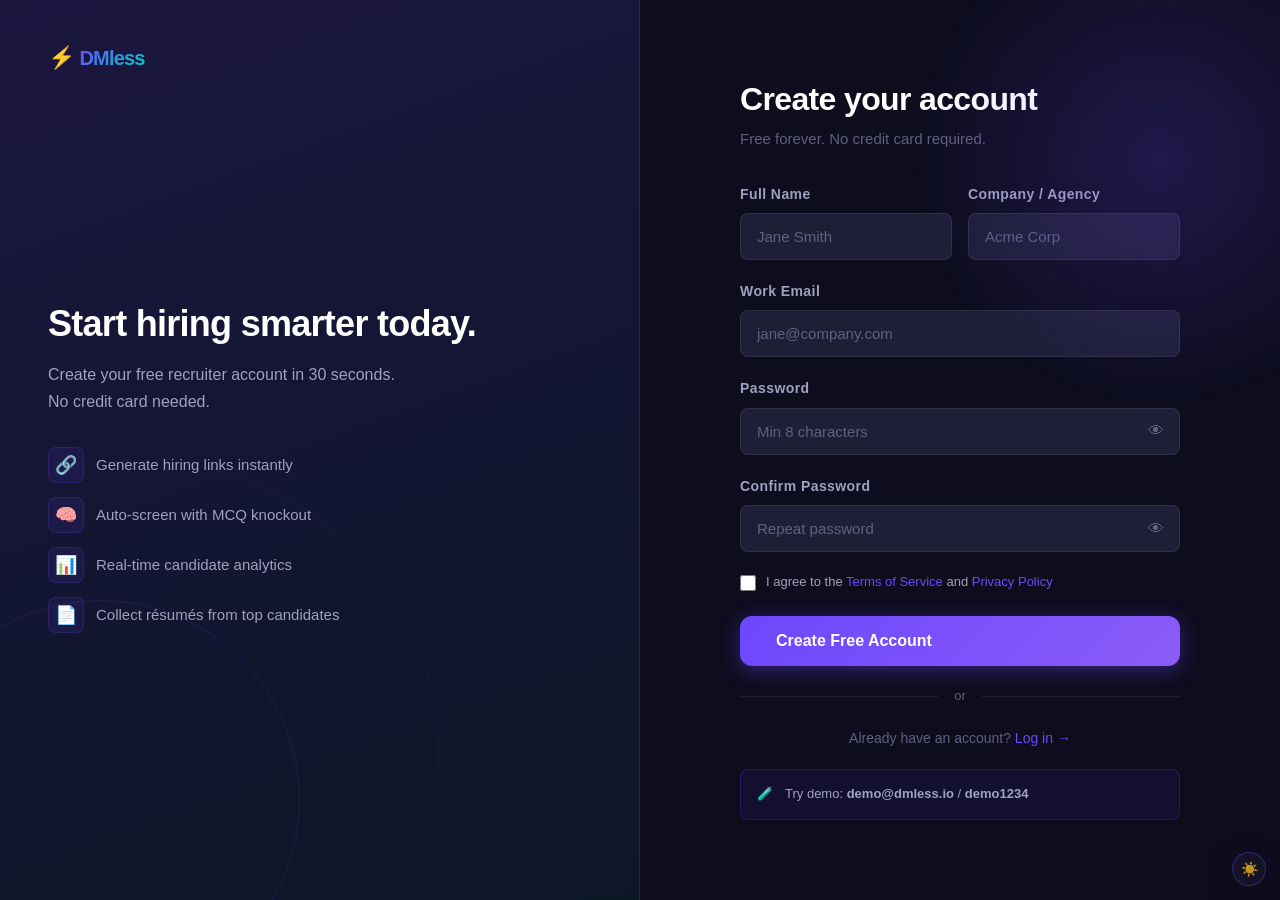
<file: signup.html>
<!DOCTYPE html>
<html lang="en">
<head>
  <meta charset="UTF-8" />
  <meta name="viewport" content="width=device-width, initial-scale=1.0" />
  <title>Sign Up – DMless</title>
  <link rel="stylesheet" href="css/global.css" />
  <link rel="stylesheet" href="css/auth.css" />
</head>
<body class="auth-page">

  <!-- Background decoration -->
  <div class="auth-bg">
    <div class="auth-glow"></div>
  </div>

  <div class="auth-wrapper">

    <!-- Left side: Branding panel (hidden on mobile) -->
    <div class="auth-panel hide-mobile">
      <a href="index.html" class="logo">
        <span class="logo-icon">⚡</span>
        <span class="logo-text">DMless</span>
      </a>
      <div class="auth-panel-content">
        <h2>Start hiring smarter today.</h2>
        <p>Create your free recruiter account in 30 seconds. No credit card needed.</p>
        <div class="auth-panel-bullets">
          <div class="bullet">
            <span class="bullet-icon">🔗</span>
            <span>Generate hiring links instantly</span>
          </div>
          <div class="bullet">
            <span class="bullet-icon">🧠</span>
            <span>Auto-screen with MCQ knockout</span>
          </div>
          <div class="bullet">
            <span class="bullet-icon">📊</span>
            <span>Real-time candidate analytics</span>
          </div>
          <div class="bullet">
            <span class="bullet-icon">📄</span>
            <span>Collect résumés from top candidates</span>
          </div>
        </div>
      </div>
    </div>

    <!-- Right side: signup form -->
    <div class="auth-form-side">
      <div class="auth-form-container">

        <!-- Logo for mobile only -->
        <a href="index.html" class="logo hide-desktop" style="display:flex;margin-bottom:32px">
          <span class="logo-icon">⚡</span>
          <span class="logo-text">DMless</span>
        </a>

        <h1 class="auth-title">Create your account</h1>
        <p class="auth-subtitle">Free forever. No credit card required.</p>

        <!-- Error / success message area -->
        <div id="form-message"></div>

        <form id="signup-form" novalidate>
          <div class="form-row">
            <div class="form-group">
              <label for="name">Full Name</label>
              <input type="text" id="name" placeholder="Jane Smith" required autocomplete="name" />
            </div>
            <div class="form-group">
              <label for="company">Company / Agency</label>
              <input type="text" id="company" placeholder="Acme Corp" required />
            </div>
          </div>

          <div class="form-group">
            <label for="email">Work Email</label>
            <input type="email" id="email" placeholder="jane@company.com" required autocomplete="email" />
          </div>

          <div class="form-group">
            <label for="password">Password</label>
            <div class="input-with-toggle">
              <input type="password" id="password" placeholder="Min 8 characters" required autocomplete="new-password" />
              <button type="button" class="toggle-password" onclick="togglePassword('password')">👁</button>
            </div>
          </div>

          <div class="form-group">
            <label for="confirm-password">Confirm Password</label>
            <div class="input-with-toggle">
              <input type="password" id="confirm-password" placeholder="Repeat password" required autocomplete="new-password" />
              <button type="button" class="toggle-password" onclick="togglePassword('confirm-password')">👁</button>
            </div>
          </div>

          <div class="form-check">
            <input type="checkbox" id="terms" />
            <label for="terms">
              I agree to the <a href="#">Terms of Service</a> and <a href="#">Privacy Policy</a>
            </label>
          </div>

          <button type="submit" class="btn btn-primary btn-lg" style="width:100%;" id="submit-btn">
            Create Free Account
          </button>
        </form>

        <div class="divider">or</div>

        <p class="auth-switch">
          Already have an account? <a href="login.html">Log in →</a>
        </p>

        <!-- Demo account hint -->
        <div class="demo-hint">
          <span>🧪</span>
          <span>Try demo: <strong>demo@dmless.io</strong> / <strong>demo1234</strong></span>
        </div>

      </div>
    </div>

  </div>

  <script src="js/utils.js"></script>
  <script>
    // If already logged in, skip to dashboard
    if (getCurrentUser()) window.location.href = 'dashboard.html';

    // Toggle password visibility
    function togglePassword(id) {
      const input = document.getElementById(id);
      input.type = input.type === 'password' ? 'text' : 'password';
    }

    // Show a message in the form (error or success)
    function showMessage(msg, type) {
      const el = document.getElementById('form-message');
      el.innerHTML = `<div class="alert alert-${type}">${msg}</div>`;
    }

    // Handle signup form submit
    document.getElementById('signup-form').addEventListener('submit', function(e) {
      e.preventDefault(); // Prevent page reload

      const name    = document.getElementById('name').value.trim();
      const company = document.getElementById('company').value.trim();
      const email   = document.getElementById('email').value.trim().toLowerCase();
      const pass    = document.getElementById('password').value;
      const confirm = document.getElementById('confirm-password').value;
      const terms   = document.getElementById('terms').checked;

      // Basic validations
      if (!name || !company || !email || !pass) {
        return showMessage('Please fill in all fields.', 'error');
      }
      if (pass.length < 8) {
        return showMessage('Password must be at least 8 characters.', 'error');
      }
      if (pass !== confirm) {
        return showMessage('Passwords do not match.', 'error');
      }
      if (!terms) {
        return showMessage('Please accept the terms of service.', 'error');
      }

      // Check if email already exists
      const users = getData('dmless_users') || [];
      const existing = users.find(u => u.email === email);
      if (existing) {
        return showMessage('An account with this email already exists. <a href="login.html">Log in</a>.', 'error');
      }

      // Create new user object and save
      const newUser = {
        id: generateId(),
        name,
        company,
        email,
        password: pass,  // NOTE: In real apps, NEVER store plain passwords. Use bcrypt etc.
        createdAt: new Date().toISOString()
      };

      users.push(newUser);
      saveData('dmless_users', users);

      // Log them in immediately
      saveData('dmless_current_user', newUser);

      showMessage('Account created! Redirecting to your dashboard...', 'success');

      // Go to dashboard after short delay
      setTimeout(() => {
        window.location.href = 'dashboard.html';
      }, 1200);
    });
  </script>
</body>
</html>
</file>
<file: css/global.css>
/* =============================================
   DMless - Global Styles
   All pages import this file first
   ============================================= */

/* --- CSS Custom Properties (Variables) ---
   Think of these like "named colors/sizes" you 
   can reuse everywhere. Change one value here 
   and it updates across the whole site. */
:root {
  --primary: #6C47FF;
  --primary-dark: #5234d6;
  --primary-light: #ede8ff;
  --accent: #00D5C0;
  --accent-dark: #00a896;
  --dark: #0D0D1E;
  --dark-card: #16162A;
  --surface: #1E1E36;
  --surface-light: #2A2A45;
  --text-primary: #FFFFFF;
  --text-secondary: #A0A0C0;
  --text-muted: #606080;
  --border: rgba(255, 255, 255, 0.08);
  --border-hover: rgba(108, 71, 255, 0.5);
  --success: #22c55e;
  --danger: #ef4444;
  --warning: #f59e0b;
  --info: #3b82f6;
  --radius-sm: 8px;
  --radius-md: 12px;
  --radius-lg: 20px;
  --radius-xl: 32px;
  --shadow-sm: 0 2px 8px rgba(0,0,0,0.3);
  --shadow-md: 0 8px 32px rgba(0,0,0,0.4);
  --shadow-lg: 0 20px 60px rgba(0,0,0,0.5);
  --shadow-glow: 0 0 40px rgba(108, 71, 255, 0.3);
  --transition: 0.2s ease;
  --font-main: 'Inter', -apple-system, BlinkMacSystemFont, 'Segoe UI', sans-serif;
}

/* --- Light Theme Overrides ---
   Applied when <html data-theme="light"> is set.
   Everything using var(--dark), var(--surface) etc. automatically flips. */
[data-theme="light"] {
  --dark: #F0F2FF;
  --dark-card: #FFFFFF;
  --surface: #F5F6FD;
  --surface-light: #EAECF8;
  --text-primary: #0D0D1E;
  --text-secondary: #4A4A7A;
  --text-muted: #8080A0;
  --border: rgba(0, 0, 0, 0.07);
  --border-hover: rgba(108, 71, 255, 0.4);
  --shadow-sm: 0 2px 8px rgba(0,0,0,0.06);
  --shadow-md: 0 8px 32px rgba(0,0,0,0.10);
  --shadow-lg: 0 20px 60px rgba(0,0,0,0.12);
  --shadow-glow: 0 0 40px rgba(108, 71, 255, 0.12);
}

/* --- Reset & Base ---
   Removes browser default spacing so we start clean */
*, *::before, *::after {
  box-sizing: border-box;
  margin: 0;
  padding: 0;
}

html {
  scroll-behavior: smooth;
}

body {
  font-family: var(--font-main);
  background-color: var(--dark);
  color: var(--text-primary);
  line-height: 1.6;
  min-height: 100vh;
  -webkit-font-smoothing: antialiased;
}

/* --- Typography --- */
h1, h2, h3, h4, h5, h6 {
  font-weight: 700;
  line-height: 1.2;
  letter-spacing: -0.02em;
}

a {
  color: var(--primary);
  text-decoration: none;
  transition: color var(--transition);
}

a:hover {
  color: var(--accent);
}

p {
  color: var(--text-secondary);
}

/* --- Utility Classes --- */
.container {
  max-width: 1200px;
  margin: 0 auto;
  padding: 0 24px;
}

.text-center { text-align: center; }
.text-gradient {
  background: linear-gradient(135deg, var(--primary), var(--accent));
  -webkit-background-clip: text;
  -webkit-text-fill-color: transparent;
  background-clip: text;
}

.hidden { display: none !important; }

/* --- Buttons ---
   Primary = filled purple button
   Secondary = outlined button
   Ghost = transparent */
.btn {
  display: inline-flex;
  align-items: center;
  gap: 8px;
  padding: 12px 24px;
  border-radius: var(--radius-sm);
  font-size: 15px;
  font-weight: 600;
  font-family: var(--font-main);
  cursor: pointer;
  border: none;
  transition: all var(--transition);
  white-space: nowrap;
  text-decoration: none;
}

.btn-primary {
  background: linear-gradient(135deg, var(--primary), #8B5CF6);
  color: #fff;
  box-shadow: 0 4px 20px rgba(108, 71, 255, 0.4);
}

.btn-primary:hover {
  transform: translateY(-2px);
  box-shadow: 0 8px 30px rgba(108, 71, 255, 0.6);
  color: #fff;
}

.btn-secondary {
  background: transparent;
  color: var(--text-primary);
  border: 1.5px solid var(--border-hover);
}

.btn-secondary:hover {
  background: var(--primary-light);
  color: var(--primary);
  border-color: var(--primary);
}

.btn-accent {
  background: linear-gradient(135deg, var(--accent), #00a896);
  color: #fff;
  box-shadow: 0 4px 20px rgba(0, 213, 192, 0.3);
}

.btn-accent:hover {
  transform: translateY(-2px);
  box-shadow: 0 8px 30px rgba(0, 213, 192, 0.5);
  color: #fff;
}

.btn-danger {
  background: var(--danger);
  color: #fff;
}

.btn-lg {
  padding: 16px 36px;
  font-size: 16px;
  border-radius: var(--radius-md);
}

.btn-sm {
  padding: 8px 16px;
  font-size: 13px;
}

.btn:disabled {
  opacity: 0.5;
  cursor: not-allowed;
  transform: none !important;
}

/* --- Cards --- */
.card {
  background: var(--dark-card);
  border: 1px solid var(--border);
  border-radius: var(--radius-md);
  padding: 24px;
  transition: border-color var(--transition), box-shadow var(--transition);
}

.card:hover {
  border-color: var(--border-hover);
  box-shadow: var(--shadow-glow);
}

/* --- Form Elements --- */
.form-group {
  display: flex;
  flex-direction: column;
  gap: 8px;
  margin-bottom: 20px;
}

.form-group label {
  font-size: 14px;
  font-weight: 600;
  color: var(--text-secondary);
  letter-spacing: 0.03em;
}

.form-group input,
.form-group textarea,
.form-group select {
  background: var(--surface);
  border: 1.5px solid var(--border);
  border-radius: var(--radius-sm);
  padding: 14px 16px;
  font-size: 15px;
  font-family: var(--font-main);
  color: var(--text-primary);
  outline: none;
  transition: border-color var(--transition), box-shadow var(--transition);
  width: 100%;
}

.form-group input:focus,
.form-group textarea:focus,
.form-group select:focus {
  border-color: var(--primary);
  box-shadow: 0 0 0 3px rgba(108, 71, 255, 0.15);
}

.form-group input::placeholder,
.form-group textarea::placeholder {
  color: var(--text-muted);
}

.form-group textarea {
  resize: vertical;
  min-height: 100px;
}

.form-group select option {
  background: var(--surface);
  color: var(--text-primary);
}

/* --- Badge --- */
.badge {
  display: inline-flex;
  align-items: center;
  gap: 4px;
  padding: 4px 10px;
  border-radius: 100px;
  font-size: 12px;
  font-weight: 600;
}

.badge-success { background: rgba(34, 197, 94, 0.15); color: var(--success); }
.badge-danger  { background: rgba(239, 68, 68, 0.15);  color: var(--danger);  }
.badge-warning { background: rgba(245, 158, 11, 0.15); color: var(--warning); }
.badge-info    { background: rgba(59, 130, 246, 0.15); color: var(--info);    }
.badge-purple  { background: rgba(108, 71, 255, 0.15); color: var(--primary); }

/* --- Alert / Toast Notifications --- */
.alert {
  padding: 14px 18px;
  border-radius: var(--radius-sm);
  font-size: 14px;
  font-weight: 500;
  margin-bottom: 16px;
  display: flex;
  align-items: center;
  gap: 10px;
}
.alert-error   { background: rgba(239, 68, 68, 0.12);  border: 1px solid rgba(239, 68, 68, 0.3);  color: #fca5a5; }
.alert-success { background: rgba(34, 197, 94, 0.12);  border: 1px solid rgba(34, 197, 94, 0.3);  color: #86efac; }
.alert-info    { background: rgba(59, 130, 246, 0.12); border: 1px solid rgba(59, 130, 246, 0.3); color: #93c5fd; }

/* --- Toast popup (top-right notification) --- */
#toast-container {
  position: fixed;
  top: 24px;
  right: 24px;
  z-index: 9999;
  display: flex;
  flex-direction: column;
  gap: 10px;
}

.toast {
  padding: 14px 20px;
  border-radius: var(--radius-sm);
  font-size: 14px;
  font-weight: 500;
  box-shadow: var(--shadow-md);
  animation: slideIn 0.3s ease;
  display: flex;
  align-items: center;
  gap: 10px;
  min-width: 280px;
}
.toast-success { background: var(--dark-card); border-left: 4px solid var(--success); color: var(--text-primary); }
.toast-error   { background: var(--dark-card); border-left: 4px solid var(--danger);  color: var(--text-primary); }
.toast-info    { background: var(--dark-card); border-left: 4px solid var(--info);    color: var(--text-primary); }

@keyframes slideIn {
  from { transform: translateX(120%); opacity: 0; }
  to   { transform: translateX(0);    opacity: 1; }
}

/* --- Divider --- */
.divider {
  display: flex;
  align-items: center;
  gap: 16px;
  color: var(--text-muted);
  font-size: 13px;
  margin: 20px 0;
}
.divider::before, .divider::after {
  content: '';
  flex: 1;
  height: 1px;
  background: var(--border);
}

/* --- Responsive Helpers --- */
@media (max-width: 768px) {
  .container { padding: 0 16px; }
  .hide-mobile { display: none !important; }
}

@media (min-width: 769px) {
  .hide-desktop { display: none !important; }
}

/* --- Floating Theme Toggle Button ---
   Sits in the bottom-right of every page.
   Injected automatically by initTheme() in utils.js */
.theme-toggle-btn {
  position: fixed;
  bottom: 14px;
  right: 14px;
  z-index: 1000;
  width: 34px;
  height: 34px;
  border-radius: 50%;
  border: 1.5px solid var(--border-hover);
  background: var(--dark-card);
  font-size: 14px;
  cursor: pointer;
  box-shadow: var(--shadow-md);
  display: flex;
  align-items: center;
  justify-content: center;
  transition: all 0.2s ease;
  line-height: 1;
  opacity: 0.75;
}

.theme-toggle-btn:hover {
  transform: scale(1.15) rotate(15deg);
  box-shadow: var(--shadow-glow);
  opacity: 1;
}

/* Light mode: darken certain hardcoded backgrounds */
[data-theme="light"] .filter-select,
[data-theme="light"] .filter-search {
  background: var(--dark-card);
  color: var(--text-primary);
}

[data-theme="light"] .filter-select option {
  background: #fff;
  color: var(--text-primary);
}

/* Scrollbar in light mode */
[data-theme="light"] ::-webkit-scrollbar { background: #e8eaf6; }
[data-theme="light"] ::-webkit-scrollbar-thumb { background: #bbbde0; border-radius: 4px; }
</file>
<file: css/landing.css>
/* =============================================
   DMless - Landing Page Styles
   ============================================= */

/* --- Navbar --- */
.navbar {
  position: fixed;
  top: 0;
  left: 0;
  right: 0;
  z-index: 100;
  padding: 16px 0;
  background: rgba(13, 13, 30, 0.85);
  backdrop-filter: blur(20px);
  border-bottom: 1px solid var(--border);
}

.nav-inner {
  display: flex;
  align-items: center;
  justify-content: space-between;
  gap: 24px;
}

.logo {
  display: flex;
  align-items: center;
  gap: 8px;
  text-decoration: none;
  color: var(--text-primary);
}

.logo-icon { font-size: 22px; }

.logo-text {
  font-size: 20px;
  font-weight: 800;
  letter-spacing: -0.04em;
  background: linear-gradient(135deg, var(--primary), var(--accent));
  -webkit-background-clip: text;
  -webkit-text-fill-color: transparent;
  background-clip: text;
}

.nav-links {
  display: flex;
  gap: 32px;
}

.nav-links a {
  color: var(--text-secondary);
  font-size: 15px;
  font-weight: 500;
  text-decoration: none;
  transition: color var(--transition);
}

.nav-links a:hover { color: var(--text-primary); }

.nav-actions {
  display: flex;
  align-items: center;
  gap: 12px;
}

/* --- Section base --- */
.section {
  padding: 100px 0;
}

/* --- Hero --- */
.hero {
  position: relative;
  min-height: 100vh;
  display: flex;
  flex-direction: column;
  justify-content: center;
  padding-top: 100px;
  overflow: hidden;
}

.hero-bg {
  position: absolute;
  inset: 0;
  pointer-events: none;
}

/* Purple glow blob in the center */
.hero-glow {
  position: absolute;
  top: 20%;
  left: 50%;
  transform: translateX(-50%);
  width: 600px;
  height: 600px;
  background: radial-gradient(circle, rgba(108,71,255,0.25) 0%, transparent 70%);
  border-radius: 50%;
}

/* Subtle dot grid background */
.hero-grid {
  position: absolute;
  inset: 0;
  background-image: radial-gradient(circle, rgba(255,255,255,0.04) 1px, transparent 1px);
  background-size: 32px 32px;
}

.hero-content {
  position: relative;
  text-align: center;
  padding-top: 60px;
  padding-bottom: 40px;
}

.hero-badge {
  display: inline-flex;
  align-items: center;
  gap: 8px;
  padding: 8px 18px;
  background: rgba(108,71,255,0.1);
  border: 1px solid rgba(108,71,255,0.3);
  border-radius: 100px;
  font-size: 14px;
  font-weight: 600;
  color: var(--primary);
  margin-bottom: 28px;
}

.hero-title {
  font-size: clamp(48px, 7vw, 88px);
  font-weight: 900;
  line-height: 1.05;
  color: var(--text-primary);
  margin-bottom: 24px;
  letter-spacing: -0.04em;
}

.hero-subtitle {
  font-size: clamp(16px, 2vw, 20px);
  max-width: 600px;
  margin: 0 auto 40px;
  color: var(--text-secondary);
  line-height: 1.7;
}

.hero-cta {
  display: flex;
  align-items: center;
  justify-content: center;
  flex-wrap: wrap;
  gap: 16px;
  margin-bottom: 60px;
}

.hero-stats {
  display: inline-flex;
  align-items: center;
  gap: 32px;
  padding: 20px 40px;
  background: var(--dark-card);
  border: 1px solid var(--border);
  border-radius: var(--radius-xl);
  flex-wrap: wrap;
  justify-content: center;
}

.stat { text-align: center; }
.stat-num {
  display: block;
  font-size: 28px;
  font-weight: 800;
  background: linear-gradient(135deg, var(--primary), var(--accent));
  -webkit-background-clip: text;
  -webkit-text-fill-color: transparent;
  background-clip: text;
}
.stat-label {
  font-size: 12px;
  color: var(--text-muted);
  font-weight: 500;
  text-transform: uppercase;
  letter-spacing: 0.05em;
}
.stat-divider {
  width: 1px;
  height: 40px;
  background: var(--border);
}

/* Dashboard mockup window */
.hero-visual {
  position: relative;
  margin-bottom: 0;
  padding-bottom: 0;
  display: flex;
  justify-content: center;
}

.mockup-card {
  background: var(--dark-card);
  border: 1px solid var(--border);
  border-bottom: none;
  border-radius: var(--radius-lg) var(--radius-lg) 0 0;
  padding: 20px;
  max-width: 640px;
  width: 100%;
  box-shadow: var(--shadow-lg), var(--shadow-glow);
}

.mockup-header {
  display: flex;
  align-items: center;
  gap: 12px;
  margin-bottom: 20px;
  padding-bottom: 16px;
  border-bottom: 1px solid var(--border);
}

.mockup-dots {
  display: flex;
  gap: 6px;
}
.mockup-dots span {
  width: 12px;
  height: 12px;
  border-radius: 50%;
  background: var(--surface-light);
}
.mockup-dots span:nth-child(1) { background: #ef4444; }
.mockup-dots span:nth-child(2) { background: #f59e0b; }
.mockup-dots span:nth-child(3) { background: #22c55e; }

.mockup-title {
  font-size: 13px;
  color: var(--text-muted);
  margin: 0 auto;
}

.mockup-stats {
  display: grid;
  grid-template-columns: repeat(3, 1fr);
  gap: 12px;
  margin-bottom: 20px;
}

.mockup-stat-item {
  background: var(--surface);
  border-radius: var(--radius-sm);
  padding: 16px;
  text-align: center;
}
.mockup-stat-num { font-size: 28px; font-weight: 800; }
.mockup-stat-label { font-size: 12px; color: var(--text-muted); margin-top: 4px; }

.mockup-list {
  display: flex;
  flex-direction: column;
  gap: 10px;
}

.mockup-row {
  display: flex;
  align-items: center;
  gap: 12px;
  padding: 12px;
  background: var(--surface);
  border-radius: var(--radius-sm);
}

.mockup-avatar {
  width: 36px;
  height: 36px;
  border-radius: 50%;
  display: flex;
  align-items: center;
  justify-content: center;
  font-size: 12px;
  font-weight: 700;
  color: white;
  flex-shrink: 0;
}

.mockup-info {
  flex: 1;
  display: flex;
  flex-direction: column;
}
.mockup-info strong { font-size: 14px; color: var(--text-primary); }
.mockup-info small { font-size: 12px; color: var(--text-muted); }

/* --- Section Headers --- */
.section-header {
  margin-bottom: 60px;
}

.section-tag {
  display: inline-block;
  padding: 6px 16px;
  background: rgba(108,71,255,0.1);
  border: 1px solid rgba(108,71,255,0.2);
  border-radius: 100px;
  font-size: 12px;
  font-weight: 700;
  color: var(--primary);
  text-transform: uppercase;
  letter-spacing: 0.08em;
  margin-bottom: 20px;
}

.section-header h2 {
  font-size: clamp(32px, 4vw, 52px);
  margin-bottom: 16px;
  color: var(--text-primary);
}

.section-header p {
  font-size: 18px;
  max-width: 520px;
  margin: 0 auto;
}

/* --- Features Grid --- */
.features-grid {
  display: grid;
  grid-template-columns: repeat(auto-fit, minmax(300px, 1fr));
  gap: 24px;
}

.feature-card {
  display: flex;
  flex-direction: column;
  gap: 16px;
}

.feature-icon {
  width: 52px;
  height: 52px;
  border-radius: var(--radius-sm);
  display: flex;
  align-items: center;
  justify-content: center;
  font-size: 24px;
}

.feature-card h3 {
  font-size: 18px;
  color: var(--text-primary);
}

/* --- How It Works --- */
.how-it-works {
  background: linear-gradient(180deg, transparent, rgba(108,71,255,0.05), transparent);
}

.steps {
  display: flex;
  align-items: flex-start;
  justify-content: center;
  gap: 16px;
  flex-wrap: wrap;
}

.step {
  flex: 1;
  min-width: 200px;
  max-width: 240px;
  display: flex;
  flex-direction: column;
  gap: 16px;
}

.step-num {
  font-size: 48px;
  font-weight: 900;
  background: linear-gradient(135deg, var(--primary), var(--accent));
  -webkit-background-clip: text;
  -webkit-text-fill-color: transparent;
  background-clip: text;
  line-height: 1;
}

.step h3 { font-size: 18px; color: var(--text-primary); margin-bottom: 8px; }

.step-arrow {
  font-size: 28px;
  color: var(--primary);
  margin-top: 20px;
  padding: 0 4px;
}

/* --- Pricing --- */
.pricing-grid {
  display: grid;
  grid-template-columns: repeat(auto-fit, minmax(280px, 1fr));
  gap: 24px;
  align-items: start;
}

.pricing-card {
  position: relative;
  display: flex;
  flex-direction: column;
  gap: 20px;
}

.featured-plan {
  border-color: var(--primary);
  box-shadow: var(--shadow-glow);
  transform: scale(1.03);
}

.plan-badge {
  position: absolute;
  top: -12px;
  left: 50%;
  transform: translateX(-50%);
  padding: 4px 16px;
  background: linear-gradient(135deg, var(--primary), #8B5CF6);
  border-radius: 100px;
  font-size: 11px;
  font-weight: 700;
  color: white;
  text-transform: uppercase;
  letter-spacing: 0.05em;
  white-space: nowrap;
}

.plan-name {
  font-size: 16px;
  font-weight: 700;
  color: var(--text-secondary);
  text-transform: uppercase;
  letter-spacing: 0.05em;
}

.plan-price {
  font-size: 42px;
  font-weight: 900;
  color: var(--text-primary);
  line-height: 1;
}

.plan-price span {
  font-size: 16px;
  font-weight: 400;
  color: var(--text-muted);
}

.plan-features {
  list-style: none;
  display: flex;
  flex-direction: column;
  gap: 10px;
  flex: 1;
}

.plan-features li {
  font-size: 14px;
  color: var(--text-secondary);
}

/* --- CTA Section --- */
.cta-section {
  text-align: center;
}

.cta-inner {
  background: linear-gradient(135deg, rgba(108,71,255,0.15), rgba(0,213,192,0.1));
  border: 1px solid rgba(108,71,255,0.3);
  border-radius: var(--radius-xl);
  padding: 80px 40px;
  display: flex;
  flex-direction: column;
  align-items: center;
  gap: 20px;
}

.cta-inner h2 {
  font-size: clamp(28px, 4vw, 48px);
}

/* --- Footer --- */
.footer {
  border-top: 1px solid var(--border);
  padding-top: 60px;
  padding-bottom: 30px;
}

.footer-inner {
  display: grid;
  grid-template-columns: 1fr auto;
  gap: 60px;
  margin-bottom: 40px;
}

.footer-brand {
  display: flex;
  flex-direction: column;
  gap: 12px;
}

.footer-brand p { font-size: 14px; }

.footer-links {
  display: flex;
  gap: 60px;
}

.footer-col {
  display: flex;
  flex-direction: column;
  gap: 10px;
}

.footer-col h4 {
  font-size: 13px;
  font-weight: 700;
  color: var(--text-primary);
  text-transform: uppercase;
  letter-spacing: 0.05em;
  margin-bottom: 4px;
}

.footer-col a {
  font-size: 14px;
  color: var(--text-muted);
  text-decoration: none;
  transition: color var(--transition);
}

.footer-col a:hover { color: var(--text-primary); }

.footer-bottom {
  padding-top: 24px;
  border-top: 1px solid var(--border);
  text-align: center;
}

.footer-bottom p { font-size: 14px; color: var(--text-muted); }

/* --- Responsive --- */
@media (max-width: 768px) {
  .nav-links { display: none; }
  .steps { flex-direction: column; align-items: center; }
  .step-arrow { transform: rotate(90deg); margin: 0; }

  /* --- Mobile footer: center everything --- */
  .footer-inner { grid-template-columns: 1fr; gap: 30px; text-align: center; }
  .footer-brand { align-items: center; }
  .footer-links { flex-wrap: wrap; gap: 30px; justify-content: center; }
  .footer-col   { align-items: center; }
  .footer-bottom { text-align: center; }

  .featured-plan { transform: none; }
}

/* --- Light Mode: Landing Page Overrides ---
   The navbar has a hardcoded dark rgba, so we explicitly override it here */
[data-theme="light"] .navbar {
  background: rgba(240, 242, 255, 0.92);
  border-bottom-color: rgba(0, 0, 0, 0.07);
}

[data-theme="light"] .hero-glow {
  background: radial-gradient(circle, rgba(108,71,255,0.12) 0%, transparent 70%);
}

[data-theme="light"] .hero-grid {
  background-image: radial-gradient(circle, rgba(0,0,0,0.06) 1px, transparent 1px);
  background-size: 32px 32px;
}

[data-theme="light"] .mockup-card {
  box-shadow: 0 20px 60px rgba(0,0,0,0.15), 0 0 40px rgba(108,71,255,0.08);
}

[data-theme="light"] .cta-inner {
  background: linear-gradient(135deg, rgba(108,71,255,0.08), rgba(0,213,192,0.06));
}
</file>
<file: css/candidate.css>
/* =============================================
   DMless - Candidate Application Page
   Intentionally minimal and friction-free
   ============================================= */

.candidate-page {
  min-height: 100vh;
  display: flex;
  align-items: flex-start;
  justify-content: center;
  padding: 40px 16px 60px;
}

/* Atmospheric glows */
.candidate-bg {
  position: fixed;
  inset: 0;
  pointer-events: none;
  overflow: hidden;
}
.candidate-glow-1 {
  position: absolute;
  top: -5%;
  left: -10%;
  width: 500px;
  height: 500px;
  background: radial-gradient(circle, rgba(108,71,255,0.18) 0%, transparent 70%);
  border-radius: 50%;
}
.candidate-glow-2 {
  position: absolute;
  bottom: -10%;
  right: -10%;
  width: 400px;
  height: 400px;
  background: radial-gradient(circle, rgba(0,213,192,0.12) 0%, transparent 70%);
  border-radius: 50%;
}

/* Central container — card-like on wide screens */
.candidate-wrapper {
  position: relative;
  z-index: 1;
  width: 100%;
  max-width: 600px;
}

/* Each view is a flex column */
.candidate-view {
  display: flex;
  flex-direction: column;
  gap: 20px;
  animation: fadeInUp 0.4s ease;
}

@keyframes fadeInUp {
  from { opacity: 0; transform: translateY(20px); }
  to   { opacity: 1; transform: translateY(0);    }
}

/* --- Top Header bar (logo + status) --- */
.candidate-header {
  display: flex;
  align-items: center;
  justify-content: space-between;
  padding: 12px 0 4px;
  flex-wrap: wrap;
  gap: 12px;
}

.candidate-logo {
  display: flex;
  align-items: center;
  gap: 6px;
  font-size: 18px;
  font-weight: 800;
  background: linear-gradient(135deg, var(--primary), var(--accent));
  -webkit-background-clip: text;
  -webkit-text-fill-color: transparent;
  background-clip: text;
}
.candidate-logo span { font-size: 20px; }

/* --- Job Info Card --- */
.job-card {
  background: var(--dark-card);
  border: 1px solid var(--border);
  border-radius: var(--radius-lg);
  padding: 32px;
}

.job-title {
  font-size: 32px;
  color: var(--text-primary);
  margin-bottom: 12px;
  line-height: 1.2;
}

.job-meta {
  display: flex;
  flex-wrap: wrap;
  gap: 12px;
  margin-bottom: 20px;
}

.job-meta span {
  font-size: 13px;
  color: var(--text-muted);
  background: var(--surface);
  padding: 6px 12px;
  border-radius: 100px;
}

.job-description {
  font-size: 15px;
  color: var(--text-secondary);
  line-height: 1.8;
  white-space: pre-wrap;
}

/* --- Info Box (how this works) --- */
.info-box {
  background: rgba(108,71,255,0.06);
  border: 1px solid rgba(108,71,255,0.15);
  border-radius: var(--radius-md);
  padding: 20px 24px;
}

.info-box-title {
  font-size: 14px;
  font-weight: 700;
  color: var(--primary);
  margin-bottom: 12px;
}

.info-steps {
  padding-left: 20px;
  display: flex;
  flex-direction: column;
  gap: 8px;
}

.info-steps li {
  font-size: 14px;
  color: var(--text-secondary);
}

/* --- Candidate Info Form Card --- */
.candidate-form-card {
  background: var(--dark-card);
  border-radius: var(--radius-md);
}

.candidate-form-card h3 {
  font-size: 18px;
  color: var(--text-primary);
  margin-bottom: 20px;
}

/* --- Quiz View --- */
.quiz-progress-wrap {
  display: flex;
  flex-direction: column;
  align-items: flex-end;
  gap: 6px;
  flex: 1;
  max-width: 200px;
}

.quiz-progress-label {
  font-size: 12px;
  color: var(--text-muted);
}

.quiz-progress-bar-track {
  width: 100%;
  height: 6px;
  background: var(--surface);
  border-radius: 100px;
  overflow: hidden;
}

.quiz-progress-bar-fill {
  height: 100%;
  background: linear-gradient(90deg, var(--primary), var(--accent));
  border-radius: 100px;
  transition: width 0.5s ease;
}

/* Quiz card */
.quiz-card {
  border-radius: var(--radius-lg);
  padding: 36px;
}

.quiz-q-num {
  display: inline-flex;
  align-items: center;
  justify-content: center;
  padding: 6px 16px;
  background: rgba(108,71,255,0.12);
  border: 1px solid rgba(108,71,255,0.2);
  color: var(--primary);
  border-radius: 100px;
  font-size: 12px;
  font-weight: 700;
  text-transform: uppercase;
  letter-spacing: 0.05em;
  margin-bottom: 16px;
}

.quiz-q-text {
  font-size: 20px;
  font-weight: 700;
  color: var(--text-primary);
  line-height: 1.4;
  margin-bottom: 28px;
}

/* Answer options */
.quiz-options {
  display: flex;
  flex-direction: column;
  gap: 10px;
}

.quiz-option {
  display: flex;
  align-items: center;
  gap: 14px;
  padding: 16px 20px;
  background: var(--surface);
  border: 2px solid var(--border);
  border-radius: var(--radius-md);
  cursor: pointer;
  transition: all 0.2s ease;
  user-select: none;
}

.quiz-option:hover {
  border-color: var(--primary);
  background: rgba(108,71,255,0.08);
}

/* Option letter badge (A, B, C, D) */
.quiz-option-letter {
  width: 32px;
  height: 32px;
  border-radius: 50%;
  background: var(--surface-light);
  display: flex;
  align-items: center;
  justify-content: center;
  font-size: 13px;
  font-weight: 700;
  color: var(--text-muted);
  flex-shrink: 0;
  transition: all 0.2s ease;
}

.quiz-option-text {
  font-size: 15px;
  color: var(--text-secondary);
  flex: 1;
}

/* States when option is selected */
.quiz-option.selected {
  border-color: var(--primary);
  background: rgba(108,71,255,0.12);
}
.quiz-option.selected .quiz-option-letter {
  background: var(--primary);
  color: white;
}
.quiz-option.selected .quiz-option-text {
  color: var(--text-primary);
  font-weight: 600;
}

/* States after answer revealed */
.quiz-option.correct-answer {
  border-color: var(--success);
  background: rgba(34,197,94,0.1);
}
.quiz-option.correct-answer .quiz-option-letter { background: var(--success); color: white; }

.quiz-option.wrong-answer {
  border-color: var(--danger);
  background: rgba(239,68,68,0.1);
}
.quiz-option.wrong-answer .quiz-option-letter { background: var(--danger); color: white; }

/* Disabled options (after answer selected) */
.quiz-option.disabled {
  cursor: default;
  opacity: 0.6;
}
.quiz-option.disabled:hover {
  border-color: var(--border);
  background: var(--surface);
}

/* Feedback message */
.quiz-feedback {
  padding: 14px 18px;
  border-radius: var(--radius-sm);
  font-size: 14px;
  font-weight: 600;
  margin-top: 16px;
}
.quiz-feedback.correct  { background: rgba(34,197,94,0.12);  border: 1px solid rgba(34,197,94,0.3);  color: var(--success); }
.quiz-feedback.wrong    { background: rgba(239,68,68,0.12);   border: 1px solid rgba(239,68,68,0.3);  color: var(--danger);  }

/* --- Loading Spinner --- */
.loading-spinner {
  width: 48px;
  height: 48px;
  border: 4px solid var(--border);
  border-top-color: var(--primary);
  border-radius: 50%;
  animation: spin 0.8s linear infinite;
  margin: 40px auto 16px;
}

@keyframes spin {
  to { transform: rotate(360deg); }
}

#view-loading {
  align-items: center;
  padding-top: 100px;
  color: var(--text-muted);
}

/* --- Result Views (knocked out, done) --- */
.result-icon {
  font-size: 72px;
  text-align: center;
  animation: bounceIn 0.6s ease;
}

.done-icon { filter: none; }

@keyframes bounceIn {
  0%   { transform: scale(0); opacity: 0; }
  60%  { transform: scale(1.15); }
  100% { transform: scale(1); opacity: 1; }
}

.candidate-view h2 {
  font-size: 28px;
  font-weight: 800;
  color: var(--text-primary);
  text-align: center;
}

.candidate-view > p {
  text-align: center;
  font-size: 15px;
  line-height: 1.7;
}

.result-card {
  width: 100%;
  text-align: center;
}

/* --- Resume Upload Zone --- */
.resume-upload-card {
  width: 100%;
}

.upload-zone {
  border: 2px dashed var(--border-hover);
  border-radius: var(--radius-md);
  padding: 40px 24px;
  text-align: center;
  cursor: pointer;
  transition: all 0.2s ease;
  display: flex;
  flex-direction: column;
  align-items: center;
  gap: 12px;
  margin-bottom: 12px;
}

.upload-zone:hover, .upload-zone.drag-over {
  border-color: var(--primary);
  background: rgba(108,71,255,0.06);
}

.upload-zone-icon { font-size: 40px; }

.upload-zone-text {
  font-size: 15px;
  color: var(--text-secondary);
  line-height: 1.5;
}

.upload-zone-text span {
  color: var(--primary);
  font-weight: 600;
}

.upload-hint {
  font-size: 12px;
  color: var(--text-muted);
  text-align: center;
  margin-bottom: 4px;
}

.file-selected {
  display: flex;
  align-items: center;
  gap: 12px;
  padding: 12px 16px;
  background: rgba(34,197,94,0.08);
  border: 1px solid rgba(34,197,94,0.2);
  border-radius: var(--radius-sm);
  margin-bottom: 12px;
}

.file-icon { font-size: 22px; }
.file-selected span:nth-child(2) {
  flex: 1;
  font-size: 14px;
  color: var(--success);
  font-weight: 600;
}

/* --- Powered by footer --- */
.powered-by {
  text-align: center;
  font-size: 12px;
  color: var(--text-muted);
  padding-top: 8px;
}

/* --- Responsive --- */
@media (max-width: 480px) {
  .job-title { font-size: 24px; }
  .quiz-q-text { font-size: 17px; }
  .quiz-card { padding: 24px 20px; }
}

/* -----------------------------------------------
   Desktop Done View — fill viewport without scrolling
   Items are spread naturally across the full height.
   Only applies on screens taller than 600px and wider than 768px.
----------------------------------------------- */
@media (min-width: 769px) and (min-height: 600px) {
  .candidate-page {
    align-items: center;
    min-height: 100vh;
    padding-top: 24px;
    padding-bottom: 24px;
    box-sizing: border-box;
  }

  .candidate-wrapper {
    width: 100%;
  }

  /* Make the done view stretch to fill the available height and
     distribute elements evenly top-to-bottom */
  #view-done {
    min-height: calc(100vh - 48px);
    justify-content: space-between;
    gap: 0;
  }

  /* Keep natural readable sizes — don't shrink, just spread */
  #view-done .result-icon {
    font-size: 56px;
  }

  #view-done h2 {
    font-size: 26px;
  }

  #view-done > p {
    font-size: 14px;
    margin-top: 0 !important;
    margin-bottom: 0 !important;
  }

  #done-summary {
    margin-top: 20px !important;
  }

  #view-done > div[style] {
    margin-top: 0 !important;
    padding-top: 15px;
  }
}

/* --- Light Mode Overrides --- */
[data-theme="light"] .candidate-glow-1 {
  background: radial-gradient(circle, rgba(108,71,255,0.10) 0%, transparent 70%);
}

[data-theme="light"] .candidate-glow-2 {
  background: radial-gradient(circle, rgba(0,213,192,0.08) 0%, transparent 70%);
}

[data-theme="light"] .quiz-option:hover:not(.disabled) {
  background: rgba(108,71,255,0.06);
}
</file>
<file: css/dashboard.css>
/* =============================================
   DMless - Dashboard & App Layout Styles
   ============================================= */

/* --- App Layout: Sidebar + Main --- */
.app-layout {
  display: flex;
  min-height: 100vh;
}

/* --- Sidebar --- */
.sidebar {
  width: 260px;
  flex-shrink: 0;
  background: var(--dark-card);
  border-right: 1px solid var(--border);
  display: flex;
  flex-direction: column;
  padding: 0;
  position: fixed;
  top: 0;
  left: 0;
  height: 100vh;
  z-index: 50;
  overflow-y: auto;
}

.sidebar-top {
  padding: 24px 20px 20px;
  border-bottom: 1px solid var(--border);
}

/* Logo reuse */
.logo-icon { font-size: 22px; }
.logo-text {
  font-size: 20px;
  font-weight: 800;
  letter-spacing: -0.04em;
  background: linear-gradient(135deg, var(--primary), var(--accent));
  -webkit-background-clip: text;
  -webkit-text-fill-color: transparent;
  background-clip: text;
}
.logo {
  display: flex;
  align-items: center;
  gap: 8px;
  text-decoration: none;
  color: var(--text-primary);
}

/* Sidebar navigation links */
.sidebar-nav {
  padding: 16px 12px;
  display: flex;
  flex-direction: column;
  gap: 4px;
  flex: 1;
}

.nav-item {
  display: flex;
  align-items: center;
  gap: 12px;
  padding: 12px 14px;
  border-radius: var(--radius-sm);
  font-size: 14px;
  font-weight: 500;
  color: var(--text-secondary);
  text-decoration: none;
  transition: all var(--transition);
  cursor: pointer;
  border: none;
  background: none;
  width: 100%;
  text-align: left;
}

.nav-item:hover {
  background: var(--surface);
  color: var(--text-primary);
}

/* active = currently selected page */
.nav-item.active {
  background: rgba(108,71,255,0.15);
  color: var(--primary);
  font-weight: 600;
}

.nav-icon { font-size: 18px; }

.sidebar-bottom {
  padding: 16px 12px 20px;
  border-top: 1px solid var(--border);
  display: flex;
  flex-direction: column;
  gap: 12px;
}

/* User info in sidebar bottom */
.user-info {
  padding: 10px 14px;
  background: var(--surface);
  border-radius: var(--radius-sm);
}

.user-name {
  font-size: 14px;
  font-weight: 600;
  color: var(--text-primary);
}

.user-company {
  font-size: 12px;
  color: var(--text-muted);
}

/* --- Mobile top bar (hidden on desktop) --- */
.mobile-topbar {
  display: none;
  align-items: center;
  justify-content: space-between;
  padding: 16px 20px;
  background: var(--dark-card);
  border-bottom: 1px solid var(--border);
  position: fixed;
  top: 0;
  left: 0;
  right: 0;
  z-index: 60;
}

.menu-toggle {
  background: none;
  border: 1px solid var(--border);
  color: var(--text-primary);
  padding: 8px 12px;
  border-radius: var(--radius-sm);
  cursor: pointer;
  font-size: 18px;
}

/* --- Main Content --- */
.main-content {
  flex: 1;
  margin-left: 260px;
  padding: 32px;
  min-height: 100vh;
  max-width: 100%;
  overflow-x: hidden;
}

/* --- Page Header --- */
.page-header {
  display: flex;
  align-items: flex-start;
  justify-content: space-between;
  gap: 16px;
  margin-bottom: 32px;
  flex-wrap: wrap;
}

.page-header h1 {
  font-size: 28px;
  color: var(--text-primary);
  margin-bottom: 4px;
}

.page-header p { font-size: 15px; }

/* --- Stats Row --- */
.stats-row {
  display: grid;
  grid-template-columns: repeat(auto-fit, minmax(200px, 1fr));
  gap: 16px;
  margin-bottom: 32px;
}

.stat-card {
  background: var(--dark-card);
  border: 1px solid var(--border);
  border-radius: var(--radius-md);
  padding: 24px;
  display: flex;
  flex-direction: column;
  gap: 8px;
  transition: border-color var(--transition), transform var(--transition);
}

.stat-card:hover {
  border-color: var(--border-hover);
  transform: translateY(-2px);
}

.stat-card-icon {
  font-size: 28px;
}

.stat-card-num {
  font-size: 40px;
  font-weight: 900;
  line-height: 1;
}

.stat-card-label {
  font-size: 13px;
  font-weight: 600;
  color: var(--text-muted);
  text-transform: uppercase;
  letter-spacing: 0.04em;
}

.stat-card-sub {
  font-size: 12px;
  color: var(--text-muted);
}

/* --- Dashboard Grid (2 columns) --- */
.dashboard-grid {
  display: grid;
  grid-template-columns: 1fr 1fr;
  gap: 24px;
}

/* --- Card Header (title + action button) --- */
.card-header {
  display: flex;
  align-items: center;
  justify-content: space-between;
  margin-bottom: 20px;
}

.card-header h3 {
  font-size: 16px;
  color: var(--text-primary);
}

/* --- Hiring Link Row --- */
.link-row {
  padding: 16px 0;
  border-bottom: 1px solid var(--border);
  display: flex;
  flex-direction: column;
  gap: 10px;
}

.link-row:last-child { border-bottom: none; }

.link-row-top {
  display: flex;
  align-items: center;
  justify-content: space-between;
  gap: 8px;
}

.link-role {
  font-size: 15px;
  font-weight: 600;
  color: var(--text-primary);
}

.link-date {
  font-size: 12px;
  color: var(--text-muted);
}

.link-row-meta {
  display: flex;
  flex-wrap: wrap;
  gap: 20px;
}

.link-meta-item {
  display: flex;
  align-items: center;
  gap: 6px;
  font-size: 13px;
  color: var(--text-secondary);
}

.link-row-actions {
  display: flex;
  gap: 8px;
  flex-wrap: wrap;
}

/* Clickable URL text */
.link-url {
  font-size: 12px;
  color: var(--primary);
  word-break: break-all;
  cursor: pointer;
}
.link-url:hover { text-decoration: underline; }

/* Empty state */
.empty-state {
  text-align: center;
  padding: 40px 20px;
  color: var(--text-muted);
}
.empty-state-icon { font-size: 40px; margin-bottom: 12px; }
.empty-state p { font-size: 14px; margin-bottom: 16px; }

/* --- Application Row --- */
.app-row {
  display: flex;
  align-items: center;
  gap: 12px;
  padding: 12px 0;
  border-bottom: 1px solid var(--border);
}

.app-row:last-child { border-bottom: none; }

.app-avatar {
  width: 38px;
  height: 38px;
  border-radius: 50%;
  display: flex;
  align-items: center;
  justify-content: center;
  font-size: 14px;
  font-weight: 700;
  color: white;
  flex-shrink: 0;
}

.app-info { flex: 1; min-width: 0; }
.app-name {
  font-size: 14px;
  font-weight: 600;
  color: var(--text-primary);
  white-space: nowrap;
  overflow: hidden;
  text-overflow: ellipsis;
}
.app-email {
  font-size: 12px;
  color: var(--text-muted);
  white-space: nowrap;
  overflow: hidden;
  text-overflow: ellipsis;
}

/* --- Applications Table View --- */
.filters-bar {
  display: flex;
  gap: 12px;
  margin-bottom: 20px;
  flex-wrap: wrap;
}

.filter-select, .filter-search {
  padding: 10px 14px;
  background: var(--dark-card);
  border: 1.5px solid var(--border);
  border-radius: var(--radius-sm);
  color: var(--text-primary);
  font-family: var(--font-main);
  font-size: 14px;
  outline: none;
  transition: border-color var(--transition);
}

.filter-select:focus, .filter-search:focus {
  border-color: var(--primary);
}

.filter-search {
  flex: 1;
  min-width: 200px;
}

.filter-select option { background: var(--dark-card); }

/* Table */
.table-wrap {
  overflow-x: auto;
}

table.candidates-table {
  width: 100%;
  border-collapse: collapse;
  font-size: 14px;
}

.candidates-table th {
  padding: 12px 16px;
  background: var(--surface);
  color: var(--text-muted);
  font-size: 11px;
  font-weight: 700;
  text-transform: uppercase;
  letter-spacing: 0.06em;
  text-align: left;
  white-space: nowrap;
}

.candidates-table td {
  padding: 14px 16px;
  border-bottom: 1px solid var(--border);
  color: var(--text-secondary);
  vertical-align: middle;
}

.candidates-table tr:last-child td { border-bottom: none; }

.candidates-table tr:hover td {
  background: rgba(255,255,255,0.02);
}

/* Resume download link */
.resume-link {
  display: inline-flex;
  align-items: center;
  gap: 4px;
  color: var(--accent);
  font-size: 13px;
}
.resume-link:hover { text-decoration: underline; }

/* --- Analytics --- */
.analytics-grid {
  display: grid;
  grid-template-columns: 1fr 1fr;
  gap: 24px;
}

.analytics-full-width {
  grid-column: 1 / -1;
}

/* Funnel bar chart */
.funnel-chart {
  display: flex;
  flex-direction: column;
  gap: 16px;
}

.funnel-item {
  display: flex;
  flex-direction: column;
  gap: 6px;
}

.funnel-label {
  display: flex;
  justify-content: space-between;
  align-items: center;
  font-size: 14px;
  color: var(--text-secondary);
}

.funnel-label strong { color: var(--text-primary); }

.funnel-bar-track {
  height: 12px;
  background: var(--surface);
  border-radius: 100px;
  overflow: hidden;
}

.funnel-bar-fill {
  height: 100%;
  border-radius: 100px;
  transition: width 1s ease;
}

/* Per-job bars */
.per-job-item {
  margin-bottom: 20px;
}
.per-job-title {
  font-size: 14px;
  font-weight: 600;
  color: var(--text-primary);
  margin-bottom: 8px;
}
.per-job-bars {
  display: flex;
  flex-direction: column;
  gap: 6px;
}
.per-job-bar-row {
  display: flex;
  align-items: center;
  gap: 10px;
  font-size: 12px;
  color: var(--text-muted);
}
.per-job-bar-label { width: 80px; flex-shrink: 0; }
.per-job-bar-track {
  flex: 1;
  height: 8px;
  background: var(--surface);
  border-radius: 100px;
  overflow: hidden;
}
.per-job-bar-fill {
  height: 100%;
  border-radius: 100px;
}
.per-job-bar-count {
  width: 24px;
  text-align: right;
}

/* Timeline chart (horizontal bar per day) */
.timeline-chart {
  display: flex;
  flex-direction: column;
  gap: 10px;
}
.timeline-row {
  display: flex;
  align-items: center;
  gap: 12px;
  font-size: 13px;
}
.timeline-date {
  width: 80px;
  color: var(--text-muted);
  flex-shrink: 0;
  font-size: 12px;
}
.timeline-bar-track {
  flex: 1;
  height: 28px;
  background: var(--surface);
  border-radius: var(--radius-sm);
  overflow: hidden;
}
.timeline-bar-fill {
  height: 100%;
  border-radius: var(--radius-sm);
  display: flex;
  align-items: center;
  padding: 0 10px;
  font-size: 12px;
  font-weight: 600;
  color: white;
  transition: width 1s ease;
  min-width: 30px;
}

/* --- Delete Modal --- */
.modal-overlay {
  position: fixed;
  inset: 0;
  background: rgba(0,0,0,0.6);
  backdrop-filter: blur(4px);
  z-index: 200;
  display: flex;
  align-items: center;
  justify-content: center;
  padding: 20px;
}

.modal {
  background: var(--dark-card);
  border: 1px solid var(--border);
  border-radius: var(--radius-lg);
  padding: 32px;
  max-width: 420px;
  width: 100%;
  box-shadow: var(--shadow-lg);
}

.modal h3 {
  font-size: 20px;
  color: var(--text-primary);
  margin-bottom: 12px;
}

.modal p {
  font-size: 14px;
  margin-bottom: 24px;
}

.modal-actions {
  display: flex;
  gap: 12px;
  justify-content: flex-end;
}

/* --- Responsive --- */
@media (max-width: 1024px) {
  .dashboard-grid { grid-template-columns: 1fr; }
  .analytics-grid { grid-template-columns: 1fr; }
}

@media (max-width: 768px) {
  .sidebar { transform: translateX(-100%); transition: transform 0.3s ease; }
  .sidebar.open { transform: translateX(0); }
  .mobile-topbar { display: flex; }
  .main-content { margin-left: 0; padding: 80px 16px 24px; }
}

/* --- Light Mode Overrides --- */
[data-theme="light"] .mobile-topbar {
  background: var(--dark-card);
  border-bottom-color: var(--border);
}

[data-theme="light"] .candidates-table th {
  background: var(--surface);
  color: var(--text-muted);
}

[data-theme="light"] .candidates-table td {
  border-bottom-color: var(--border);
}

[data-theme="light"] .candidates-table tr:hover td {
  background: rgba(108,71,255,0.04);
}

/* -----------------------------------------------
   Notification Bell (Sidebar)
----------------------------------------------- */
.notif-bell-btn {
  position: relative;
  background: none;
  border: 1.5px solid var(--border);
  color: var(--text-secondary);
  border-radius: 10px;
  width: 100%;
  padding: 9px 14px;
  font-size: 14px;
  cursor: pointer;
  display: flex;
  align-items: center;
  gap: 8px;
  margin-bottom: 12px;
  transition: background 0.2s, color 0.2s;
}
.notif-bell-btn:hover {
  background: var(--surface);
  color: var(--text-primary);
}

/* Mobile topbar bell button */
.notif-bell-mobile {
  position: relative;
  background: none;
  border: 1.5px solid var(--border);
  color: var(--text-secondary);
  border-radius: 8px;
  padding: 6px 10px;
  font-size: 16px;
  cursor: pointer;
  display: flex;
  align-items: center;
  gap: 4px;
  transition: background 0.2s;
}
.notif-bell-mobile:hover { background: var(--surface); }

/* Unread count badge */
.notif-badge {
  background: var(--danger);
  color: #fff;
  font-size: 11px;
  font-weight: 700;
  border-radius: 99px;
  padding: 1px 6px;
  min-width: 18px;
  text-align: center;
  line-height: 1.6;
  pointer-events: none;
}
.notif-badge.hidden { display: none; }

/* -----------------------------------------------
   Notifications Slide-in Panel
----------------------------------------------- */
.notif-overlay {
  position: fixed;
  inset: 0;
  background: rgba(0, 0, 0, 0.45);
  z-index: 1099;
  backdrop-filter: blur(2px);
}
.notif-overlay.hidden { display: none; }

.notif-panel {
  position: fixed;
  top: 0;
  right: 0;
  width: 360px;
  height: 100vh;
  background: var(--dark-card);
  border-left: 1.5px solid var(--border);
  z-index: 1100;
  display: flex;
  flex-direction: column;
  box-shadow: -8px 0 40px rgba(0, 0, 0, 0.3);
  transition: transform 0.28s cubic-bezier(0.4, 0, 0.2, 1);
}
.notif-panel.hidden {
  transform: translateX(100%);
}

.notif-panel-header {
  display: flex;
  align-items: center;
  justify-content: space-between;
  padding: 20px 20px 16px;
  border-bottom: 1.5px solid var(--border);
  flex-shrink: 0;
}
.notif-panel-header h3 {
  font-size: 16px;
  color: var(--text-primary);
  font-weight: 700;
  margin: 0;
}
.notif-close-btn {
  background: none;
  border: none;
  color: var(--text-muted);
  font-size: 22px;
  cursor: pointer;
  line-height: 1;
  padding: 4px 6px;
  border-radius: 6px;
  transition: background 0.15s, color 0.15s;
}
.notif-close-btn:hover {
  background: var(--surface);
  color: var(--text-primary);
}

.notif-list {
  flex: 1;
  overflow-y: auto;
  padding: 8px 0;
}

.notif-item {
  padding: 14px 20px;
  border-bottom: 1px solid var(--border);
  transition: background 0.15s;
}
.notif-item:last-child { border-bottom: none; }
.notif-item:hover { background: var(--surface); }
.notif-item.unread { background: rgba(108, 71, 255, 0.06); }
.notif-item.unread:hover { background: rgba(108, 71, 255, 0.1); }

.notif-item-title {
  font-size: 13px;
  font-weight: 700;
  color: var(--text-primary);
  margin-bottom: 5px;
}
.notif-item-msg {
  font-size: 12px;
  color: var(--text-muted);
  line-height: 1.55;
}
.notif-item-time {
  font-size: 11px;
  color: var(--text-muted);
  margin-top: 6px;
  opacity: 0.75;
}

.notif-empty {
  text-align: center;
  padding: 52px 24px;
  color: var(--text-muted);
  font-size: 14px;
  line-height: 1.8;
}

/* -----------------------------------------------
   Bulk-action bar (shown when rows are checked)
----------------------------------------------- */
.bulk-bar {
  display: flex;
  align-items: center;
  gap: 12px;
  padding: 10px 16px;
  background: rgba(108, 71, 255, 0.08);
  border: 1.5px solid rgba(108, 71, 255, 0.2);
  border-radius: 10px;
  margin-bottom: 12px;
  font-size: 14px;
  color: var(--text-primary);
}
.bulk-bar.hidden { display: none; }
.bulk-bar span { font-weight: 600; flex: 1; }

/* -----------------------------------------------
   Icon-only action buttons (✅ / ❌ in table)
----------------------------------------------- */
.icon-action-btn {
  background: none;
  border: 1.5px solid var(--border);
  border-radius: 8px;
  width: 34px;
  height: 34px;
  font-size: 16px;
  cursor: pointer;
  display: inline-flex;
  align-items: center;
  justify-content: center;
  transition: background 0.15s, border-color 0.15s, transform 0.12s;
  line-height: 1;
}
.icon-action-btn:hover { transform: scale(1.15); }
.shortlist-btn:hover { background: rgba(34,197,94,0.12); border-color: var(--success); }
.knockout-btn:hover  { background: rgba(239,68,68,0.12);  border-color: var(--danger);  }

@media (max-width: 480px) {
  .notif-panel { width: 100vw; }
}
</file>
<file: css/create-link.css>
/* =============================================
   DMless - Create Hiring Link Page
   ============================================= */

/* --- Progress Steps Indicator --- */
.progress-steps {
  display: flex;
  align-items: center;
  gap: 0;
  margin-bottom: 40px;
  flex-wrap: wrap;
  gap: 8px;
}

.progress-step {
  display: flex;
  align-items: center;
  gap: 10px;
  font-size: 14px;
  font-weight: 600;
  color: var(--text-muted);
}

.step-circle {
  width: 32px;
  height: 32px;
  border-radius: 50%;
  border: 2px solid var(--text-muted);
  display: flex;
  align-items: center;
  justify-content: center;
  font-size: 13px;
  font-weight: 700;
  flex-shrink: 0;
  transition: all 0.3s ease;
}

/* Active step = purple */
.progress-step.active .step-circle {
  background: var(--primary);
  border-color: var(--primary);
  color: white;
}
.progress-step.active {
  color: var(--text-primary);
}

/* Completed step = green */
.progress-step.done .step-circle {
  background: var(--success);
  border-color: var(--success);
  color: white;
}
.progress-step.done {
  color: var(--success);
}

/* Connector line between circles */
.progress-connector {
  flex: 1;
  height: 2px;
  background: var(--border);
  min-width: 40px;
  margin: 0 8px;
}

/* --- Form Steps (show/hide JS) --- */
.form-step {
  animation: fadeInUp 0.3s ease;
}

@keyframes fadeInUp {
  from { opacity: 0; transform: translateY(16px); }
  to   { opacity: 1; transform: translateY(0);    }
}

.step-card {
  max-width: 760px;
}

.step-card-header {
  margin-bottom: 32px;
  padding-bottom: 20px;
  border-bottom: 1px solid var(--border);
}

.step-card-header h2 {
  font-size: 22px;
  color: var(--text-primary);
  margin-bottom: 6px;
}

.step-actions {
  display: flex;
  gap: 12px;
  margin-top: 32px;
  padding-top: 24px;
  border-top: 1px solid var(--border);
  flex-wrap: wrap;
}

/* --- MCQ Question Builder --- */
.question-block {
  background: var(--surface);
  border: 1px solid var(--border);
  border-radius: var(--radius-md);
  padding: 24px;
  margin-bottom: 20px;
  transition: border-color var(--transition);
}

.question-block:hover {
  border-color: var(--border-hover);
}

.question-block-header {
  display: flex;
  align-items: center;
  justify-content: space-between;
  margin-bottom: 16px;
}

.question-num {
  display: flex;
  align-items: center;
  gap: 10px;
  font-weight: 700;
  color: var(--primary);
  font-size: 14px;
}

.question-num-badge {
  width: 28px;
  height: 28px;
  background: rgba(108,71,255,0.15);
  border-radius: 50%;
  display: flex;
  align-items: center;
  justify-content: center;
  font-size: 13px;
  font-weight: 700;
}

/* Options grid (2x2) */
.options-grid {
  display: grid;
  grid-template-columns: 1fr 1fr;
  gap: 12px;
  margin-bottom: 16px;
}

.option-row {
  display: flex;
  align-items: center;
  gap: 10px;
  background: var(--dark-card);
  border: 1.5px solid var(--border);
  border-radius: var(--radius-sm);
  padding: 10px 12px;
  transition: border-color var(--transition);
}

.option-row:focus-within {
  border-color: var(--primary);
}

.option-letter {
  width: 24px;
  height: 24px;
  border-radius: 50%;
  background: var(--surface-light);
  display: flex;
  align-items: center;
  justify-content: center;
  font-size: 11px;
  font-weight: 700;
  color: var(--text-muted);
  flex-shrink: 0;
}

.option-row input[type="text"] {
  background: none;
  border: none;
  outline: none;
  flex: 1;
  font-size: 14px;
  color: var(--text-primary);
  font-family: var(--font-main);
}

.option-row input[type="text"]::placeholder {
  color: var(--text-muted);
}

/* Correct answer selector */
.correct-selector {
  margin-top: 4px;
}

.correct-selector label {
  font-size: 13px;
  font-weight: 600;
  color: var(--text-secondary);
  margin-bottom: 8px;
  display: block;
}

.correct-options {
  display: flex;
  gap: 8px;
  flex-wrap: wrap;
}

.correct-radio {
  display: flex;
  align-items: center;
  gap: 6px;
  cursor: pointer;
}

.correct-radio input[type="radio"] {
  accent-color: var(--success);
  width: 16px;
  height: 16px;
  cursor: pointer;
}

.correct-radio span {
  font-size: 13px;
  color: var(--text-secondary);
  cursor: pointer;
}

/* When correct option is selected, highlight it */
.correct-radio:has(input:checked) span {
  color: var(--success);
  font-weight: 600;
}

/* --- Review Summary --- */
.review-section {
  margin-bottom: 24px;
}

.review-section h4 {
  font-size: 14px;
  font-weight: 700;
  color: var(--text-muted);
  text-transform: uppercase;
  letter-spacing: 0.04em;
  margin-bottom: 12px;
}

.review-role {
  font-size: 24px;
  font-weight: 700;
  color: var(--text-primary);
  margin-bottom: 8px;
}

.review-jd {
  font-size: 14px;
  color: var(--text-secondary);
  line-height: 1.7;
  background: var(--surface);
  padding: 16px;
  border-radius: var(--radius-sm);
  max-height: 120px;
  overflow-y: auto;
}

.review-questions {
  display: flex;
  flex-direction: column;
  gap: 12px;
}

.review-question-item {
  background: var(--surface);
  border-radius: var(--radius-sm);
  padding: 14px 16px;
}

.review-q-text {
  font-size: 14px;
  font-weight: 600;
  color: var(--text-primary);
  margin-bottom: 8px;
}

.review-options {
  display: grid;
  grid-template-columns: 1fr 1fr;
  gap: 6px;
}

.review-option {
  font-size: 12px;
  color: var(--text-muted);
  padding: 4px 8px;
  border-radius: 4px;
  display: flex;
  align-items: center;
  gap: 6px;
}

.review-option.is-correct {
  background: rgba(34,197,94,0.12);
  color: var(--success);
  font-weight: 600;
}

/* --- Success View --- */
.success-container {
  max-width: 600px;
  margin: 0 auto;
  text-align: center;
  padding: 60px 20px;
  display: flex;
  flex-direction: column;
  align-items: center;
  gap: 20px;
}

.success-icon {
  font-size: 72px;
  animation: bounceIn 0.6s ease;
}

@keyframes bounceIn {
  0%   { transform: scale(0.3); opacity: 0; }
  50%  { transform: scale(1.1); }
  70%  { transform: scale(0.9); }
  100% { transform: scale(1);   opacity: 1; }
}

.success-container h1 {
  font-size: 36px;
  color: var(--text-primary);
}

.success-container > p {
  font-size: 16px;
  max-width: 480px;
}

.generated-link-box {
  display: flex;
  align-items: center;
  gap: 12px;
  background: var(--dark-card);
  border: 1.5px solid var(--primary);
  border-radius: var(--radius-md);
  padding: 14px 18px;
  width: 100%;
  flex-wrap: wrap;
}

.generated-link-text {
  flex: 1;
  font-size: 14px;
  color: var(--primary);
  word-break: break-all;
  text-align: left;
}

.success-preview-card {
  width: 100%;
  text-align: left;
  font-size: 14px;
  line-height: 2;
  color: var(--text-secondary);
}

.success-preview-card strong {
  color: var(--text-primary);
}

.success-actions {
  display: flex;
  gap: 12px;
  flex-wrap: wrap;
  justify-content: center;
}

/* --- Responsive --- */
@media (max-width: 640px) {
  .options-grid { grid-template-columns: 1fr; }
  .review-options { grid-template-columns: 1fr; }
  .progress-steps { gap: 4px; }
  .progress-connector { min-width: 20px; }
}
</file>
<file: css/auth.css>
/* =============================================
   DMless - Auth Pages (Signup & Login)
   ============================================= */

.auth-page {
  overflow: hidden;
}

/* Subtle background glow */
.auth-bg {
  position: fixed;
  inset: 0;
  pointer-events: none;
}
.auth-glow {
  position: absolute;
  top: -10%;
  right: -10%;
  width: 500px;
  height: 500px;
  background: radial-gradient(circle, rgba(108,71,255,0.2) 0%, transparent 70%);
  border-radius: 50%;
}

/* Two-column layout: branding left, form right */
.auth-wrapper {
  display: grid;
  grid-template-columns: 1fr 1fr;
  min-height: 100vh;
}

/* --- Left branding panel --- */
.auth-panel {
  background: linear-gradient(160deg, rgba(108,71,255,0.15) 0%, rgba(0,213,192,0.05) 100%);
  border-right: 1px solid var(--border);
  padding: 40px 48px;
  display: flex;
  flex-direction: column;
  gap: 0;
  position: relative;
  overflow: hidden;
}

/* Decorative circles */
.auth-panel::after {
  content: '';
  position: absolute;
  bottom: -100px;
  left: -100px;
  width: 400px;
  height: 400px;
  border: 1px solid rgba(108,71,255,0.15);
  border-radius: 50%;
}

.auth-panel::before {
  content: '';
  position: absolute;
  bottom: -160px;
  left: -160px;
  width: 600px;
  height: 600px;
  border: 1px solid rgba(108,71,255,0.08);
  border-radius: 50%;
}

.auth-panel-content {
  flex: 1;
  display: flex;
  flex-direction: column;
  justify-content: center;
  gap: 16px;
  position: relative;
}

.auth-panel-content h2 {
  font-size: 36px;
  color: var(--text-primary);
  line-height: 1.2;
}

.auth-panel-content p {
  font-size: 16px;
  line-height: 1.7;
  max-width: 360px;
}

.auth-panel-bullets {
  display: flex;
  flex-direction: column;
  gap: 14px;
  margin-top: 16px;
}

.bullet {
  display: flex;
  align-items: center;
  gap: 12px;
  font-size: 15px;
  color: var(--text-secondary);
}

.bullet-icon {
  width: 36px;
  height: 36px;
  background: rgba(108,71,255,0.1);
  border: 1px solid rgba(108,71,255,0.2);
  border-radius: var(--radius-sm);
  display: flex;
  align-items: center;
  justify-content: center;
  font-size: 18px;
  flex-shrink: 0;
}

/* --- Right form side --- */
.auth-form-side {
  display: flex;
  align-items: center;
  justify-content: center;
  padding: 40px 24px;
  overflow-y: auto;
}

.auth-form-container {
  width: 100%;
  max-width: 440px;
}

.auth-title {
  font-size: 32px;
  color: var(--text-primary);
  margin-bottom: 8px;
}

.auth-subtitle {
  font-size: 15px;
  color: var(--text-muted);
  margin-bottom: 32px;
}

/* Two-column form row (for name + company) */
.form-row {
  display: grid;
  grid-template-columns: 1fr 1fr;
  gap: 16px;
}

/* Password field with show/hide button */
.input-with-toggle {
  position: relative;
}

.input-with-toggle input {
  padding-right: 44px;
}

.toggle-password {
  position: absolute;
  right: 12px;
  top: 50%;
  transform: translateY(-50%);
  background: none;
  border: none;
  cursor: pointer;
  color: var(--text-muted);
  font-size: 16px;
  padding: 4px;
  line-height: 1;
}

.toggle-password:hover {
  color: var(--text-primary);
}

/* Checkbox + label inline */
.form-check {
  display: flex;
  align-items: flex-start;
  gap: 10px;
  margin-bottom: 24px;
}

.form-check input[type="checkbox"] {
  width: 16px;
  height: 16px;
  margin-top: 3px;
  accent-color: var(--primary);
  cursor: pointer;
  flex-shrink: 0;
}

.form-check label {
  font-size: 13px;
  color: var(--text-secondary);
  cursor: pointer;
  line-height: 1.5;
}

.auth-switch {
  text-align: center;
  font-size: 14px;
  color: var(--text-muted);
}

/* Demo account info box */
.demo-hint {
  display: flex;
  align-items: center;
  gap: 12px;
  padding: 14px 16px;
  background: rgba(108,71,255,0.08);
  border: 1px solid rgba(108,71,255,0.2);
  border-radius: var(--radius-sm);
  font-size: 13px;
  color: var(--text-secondary);
  margin-top: 20px;
}

/* Logo styles (reused in auth pages) */
.logo-icon { font-size: 22px; }
.logo-text {
  font-size: 20px;
  font-weight: 800;
  letter-spacing: -0.04em;
  background: linear-gradient(135deg, var(--primary), var(--accent));
  -webkit-background-clip: text;
  -webkit-text-fill-color: transparent;
  background-clip: text;
}

/* --- Responsive --- */
@media (max-width: 768px) {
  .auth-wrapper {
    grid-template-columns: 1fr;
  }
  .form-row {
    grid-template-columns: 1fr;
  }
}

/* --- Light Mode Overrides --- */
[data-theme="light"] .auth-glow {
  background: radial-gradient(circle, rgba(108,71,255,0.1) 0%, transparent 70%);
}

[data-theme="light"] .auth-panel {
  background: linear-gradient(160deg, rgba(108,71,255,0.08) 0%, rgba(0,213,192,0.04) 100%);
  border-right-color: rgba(0,0,0,0.07);
}
</file>
